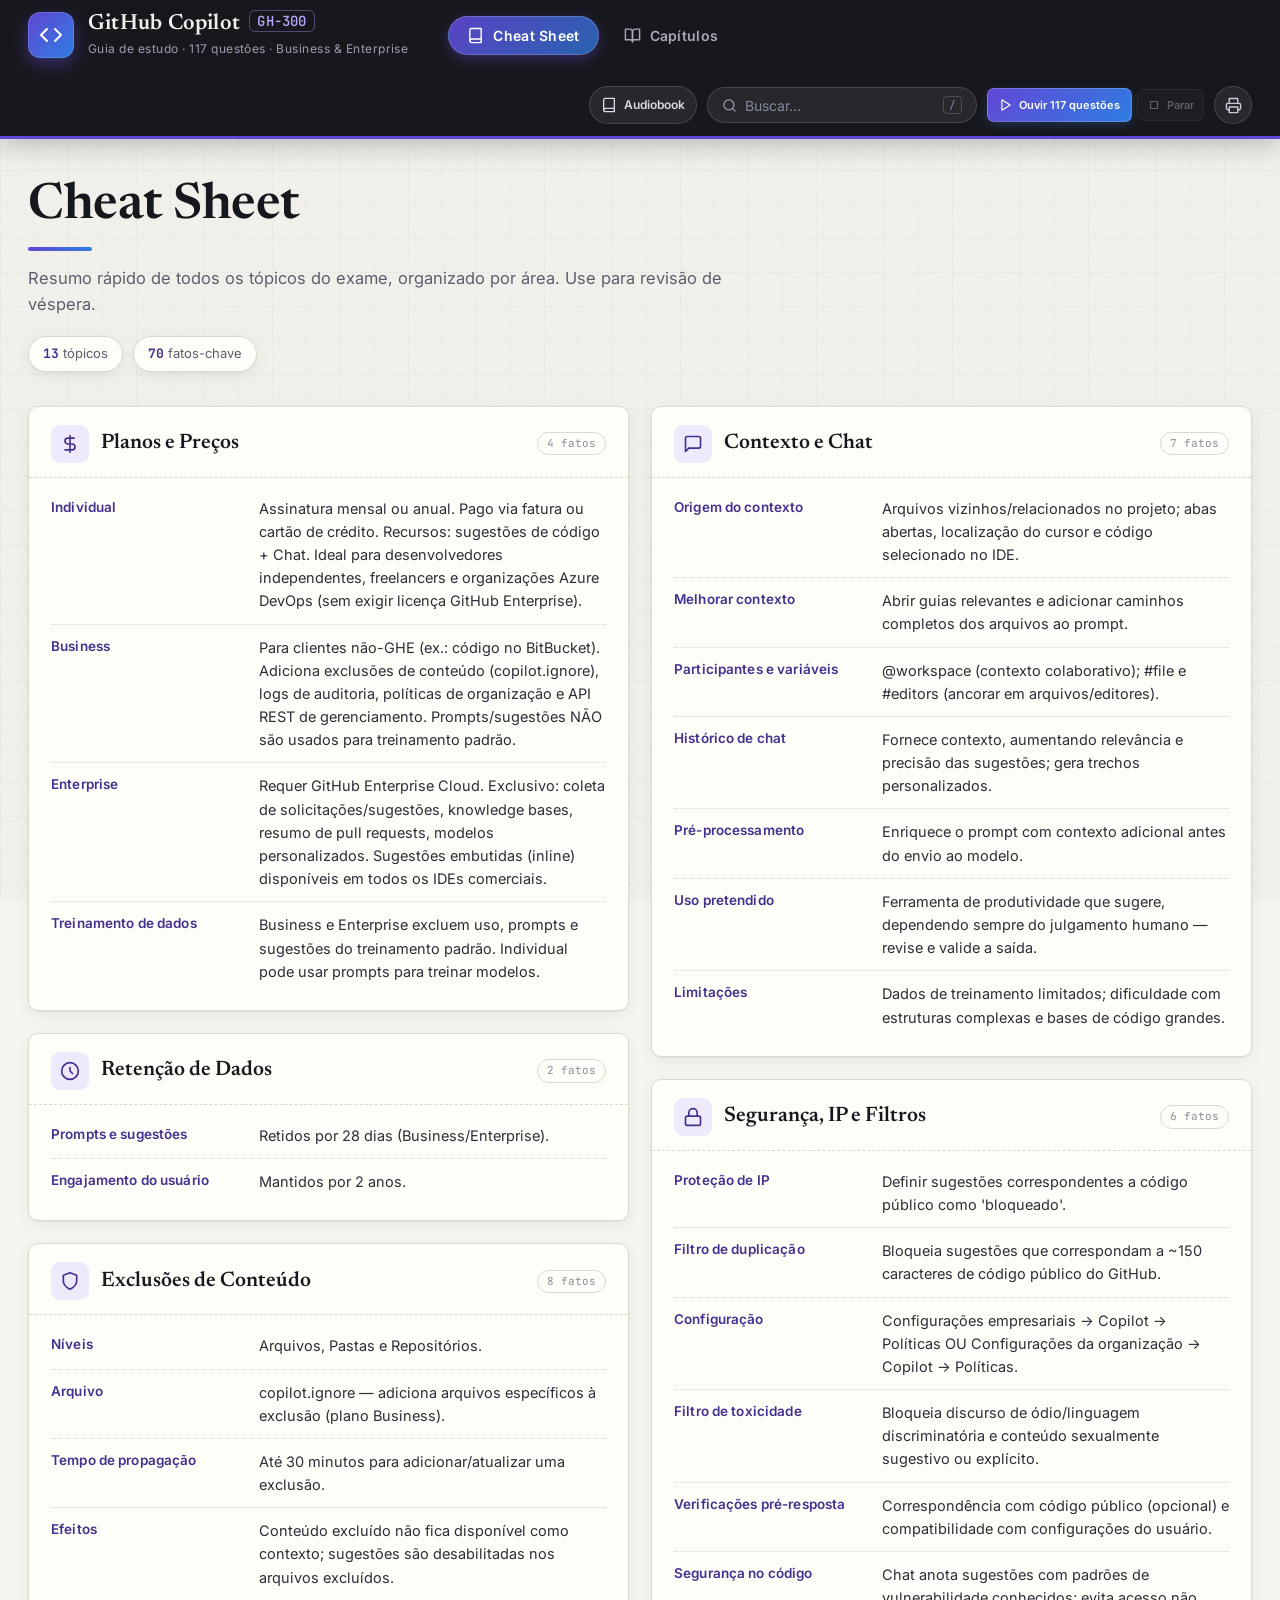
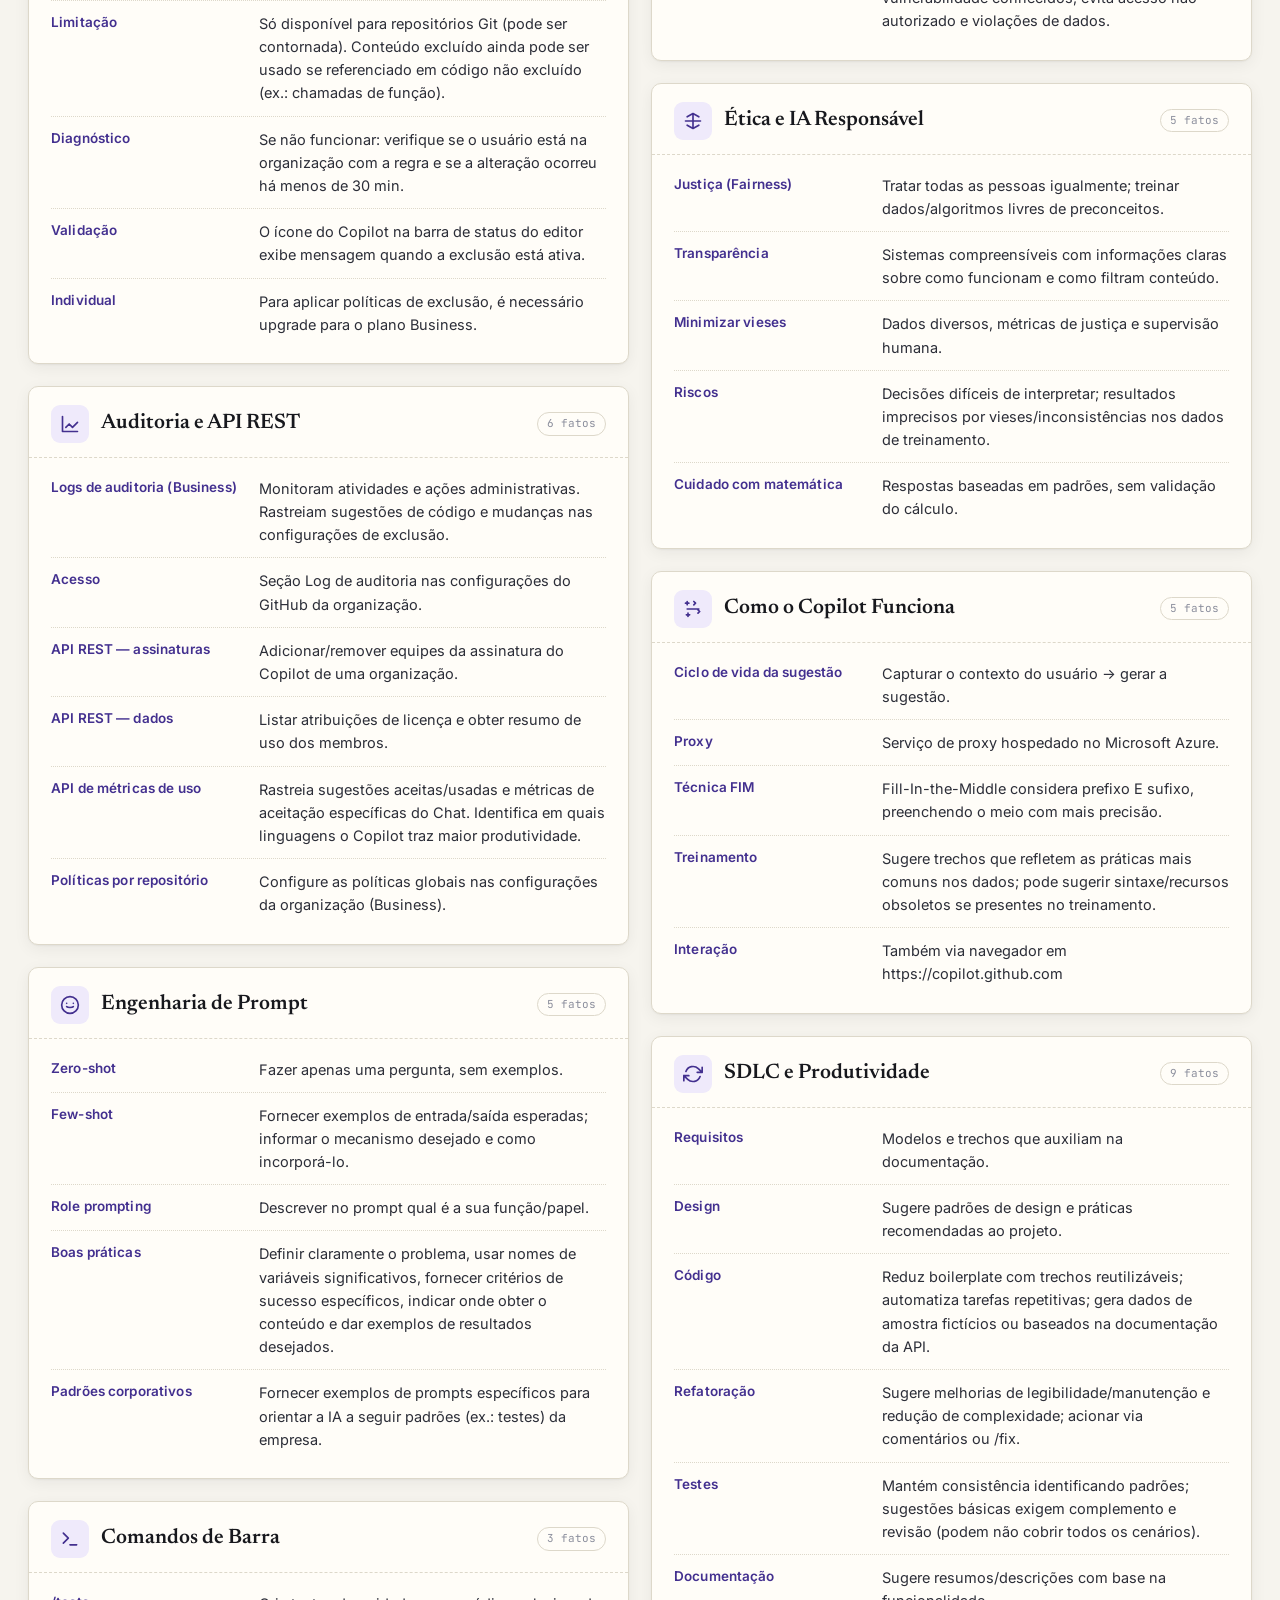
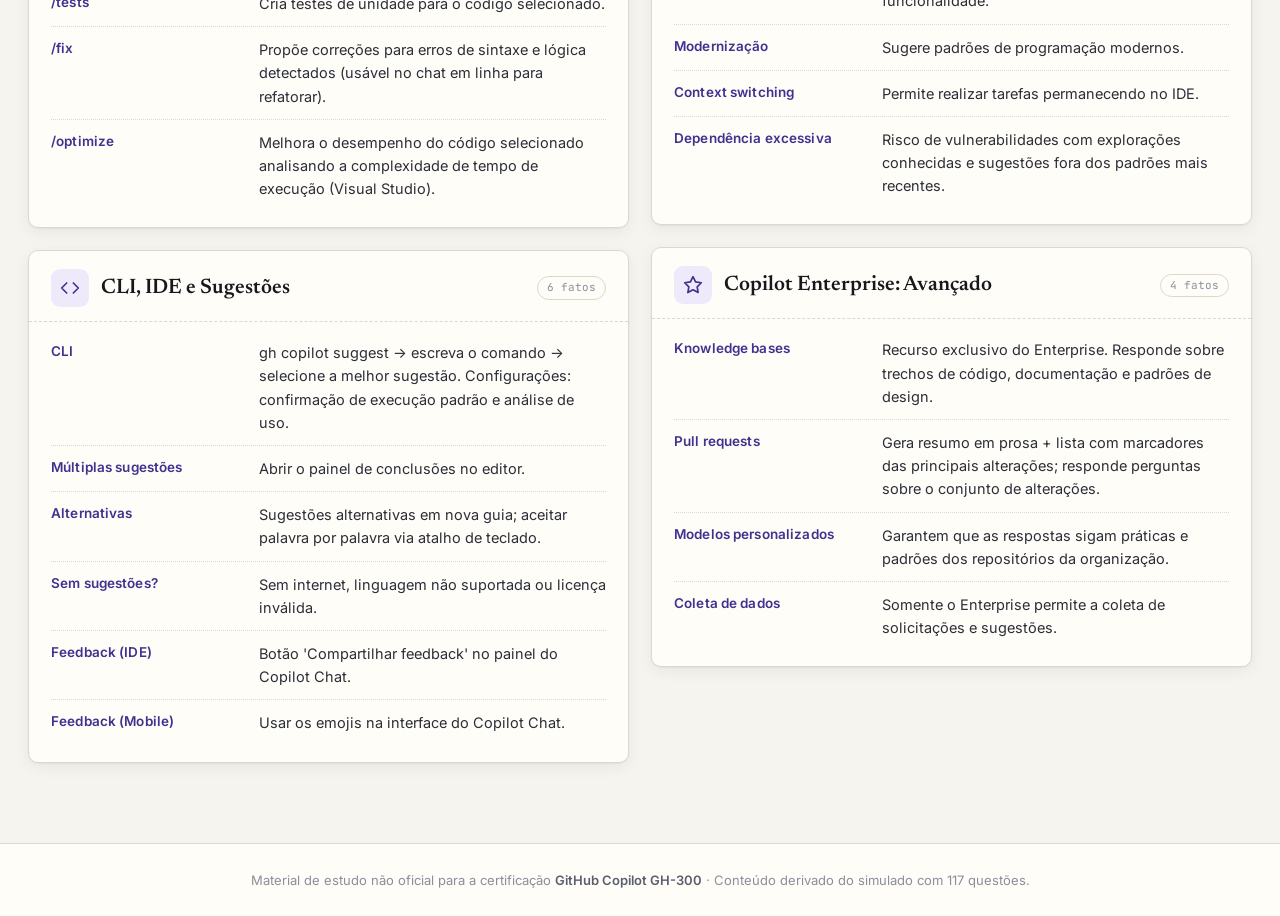
<file: index.html>
<!DOCTYPE html>
<html lang="pt-BR">
<head>
<meta charset="UTF-8">
<meta name="viewport" content="width=device-width, initial-scale=1.0">
<title>GH-300 · GitHub Copilot — Guia de Estudo</title>
<meta name="description" content="Cheat sheet e conteúdo das questões em capítulos para estudo da certificação GitHub Copilot GH-300.">
<link rel="preconnect" href="https://fonts.googleapis.com">
<link rel="preconnect" href="https://fonts.gstatic.com" crossorigin>
<link href="https://fonts.googleapis.com/css2?family=Newsreader:ital,opsz,wght@0,6..72,400;0,6..72,500;0,6..72,600;1,6..72,400&family=Inter:wght@400;500;600;700&family=JetBrains+Mono:wght@400;500&display=swap" rel="stylesheet">
<link rel="stylesheet" href="styles.css">
<link rel="icon" href="data:image/svg+xml,<svg xmlns='http://www.w3.org/2000/svg' viewBox='0 0 100 100'><text y='.9em' font-size='90'>📘</text></svg>">
</head>
<body>
<a class="skip-link" href="#main-content">Pular para o conteúdo principal</a>

<header class="site-header">
  <div class="header-inner">
    <div class="brand">
      <div class="brand-mark">
        <svg viewBox="0 0 24 24" fill="none" stroke="currentColor" stroke-width="2" stroke-linecap="round" stroke-linejoin="round"><polyline points="16 18 22 12 16 6"></polyline><polyline points="8 6 2 12 8 18"></polyline></svg>
      </div>
      <div class="brand-text">
        <h1>GitHub Copilot <span>GH-300</span></h1>
        <p>Guia de estudo · 117 questões · Business &amp; Enterprise</p>
      </div>
    </div>

    <nav class="tabs" role="tablist" aria-label="Seções">
      <button class="tab active" role="tab" data-tab="cheatsheet" aria-selected="true">
        <svg viewBox="0 0 24 24" fill="none" stroke="currentColor" stroke-width="2" stroke-linecap="round" stroke-linejoin="round"><path d="M4 19.5A2.5 2.5 0 0 1 6.5 17H20"></path><path d="M6.5 2H20v20H6.5A2.5 2.5 0 0 1 4 19.5v-15A2.5 2.5 0 0 1 6.5 2z"></path></svg>
        Cheat Sheet
      </button>
      <button class="tab" role="tab" data-tab="capitulos" aria-selected="false">
        <svg viewBox="0 0 24 24" fill="none" stroke="currentColor" stroke-width="2" stroke-linecap="round" stroke-linejoin="round"><path d="M2 3h6a4 4 0 0 1 4 4v14a3 3 0 0 0-3-3H2z"></path><path d="M22 3h-6a4 4 0 0 0-4 4v14a3 3 0 0 1 3-3h7z"></path></svg>
        Capítulos
      </button>
    </nav>

    <div class="header-tools">
      <a class="header-page-link" href="audiobook.html" aria-label="Abrir o audiobook de estudo">
        <svg viewBox="0 0 24 24" fill="none" stroke="currentColor" stroke-width="2" stroke-linecap="round" stroke-linejoin="round" aria-hidden="true"><path d="M4 19.5A2.5 2.5 0 0 1 6.5 17H20"></path><path d="M6.5 2H20v20H6.5A2.5 2.5 0 0 1 4 19.5v-15A2.5 2.5 0 0 1 6.5 2z"></path></svg>
        <span>Audiobook</span>
      </a>
      <div class="search-wrap">
        <svg class="search-icon" viewBox="0 0 24 24" fill="none" stroke="currentColor" stroke-width="2" stroke-linecap="round" stroke-linejoin="round"><circle cx="11" cy="11" r="8"></circle><line x1="21" y1="21" x2="16.65" y2="16.65"></line></svg>
        <input id="search" type="search" placeholder="Buscar…" autocomplete="off" aria-label="Buscar conteúdo">
        <kbd>/</kbd>
      </div>
      <div class="speech-global" id="speech-global" aria-label="Reprodução sequencial dos áudios">
        <div class="speech-global-actions">
          <button id="btn-speech-all" class="speech-global-btn" type="button" aria-label="Ouvir todas as 117 questões" aria-pressed="false">
            <svg class="speech-global-icon-play" viewBox="0 0 24 24" fill="none" stroke="currentColor" stroke-width="2" stroke-linecap="round" stroke-linejoin="round" aria-hidden="true">
              <polygon points="5 3 19 12 5 21 5 3"></polygon>
            </svg>
            <svg class="speech-global-icon-pause" viewBox="0 0 24 24" fill="none" stroke="currentColor" stroke-width="2" stroke-linecap="round" stroke-linejoin="round" aria-hidden="true">
              <rect x="6" y="4" width="4" height="16"></rect>
              <rect x="14" y="4" width="4" height="16"></rect>
            </svg>
            <span data-speech-all-label>Ouvir 117 questões</span>
          </button>
          <button id="btn-speech-all-stop" class="speech-global-stop" type="button" aria-label="Parar reprodução geral" disabled>
            <svg viewBox="0 0 24 24" fill="none" stroke="currentColor" stroke-width="2" stroke-linecap="round" stroke-linejoin="round" aria-hidden="true">
              <rect x="6" y="6" width="12" height="12"></rect>
            </svg>
            <span>Parar</span>
          </button>
        </div>
        <output id="speech-global-status" class="speech-global-status" role="status" aria-live="polite">Pronto para ouvir 117 questões</output>
        <span id="speech-global-voice" class="speech-global-voice" aria-live="polite"></span>
      </div>
      <button id="btn-print" class="icon-btn" title="Imprimir" aria-label="Imprimir">
        <svg viewBox="0 0 24 24" fill="none" stroke="currentColor" stroke-width="2" stroke-linecap="round" stroke-linejoin="round"><polyline points="6 9 6 2 18 2 18 9"></polyline><path d="M6 18H4a2 2 0 0 1-2-2v-5a2 2 0 0 1 2-2h16a2 2 0 0 1 2 2v5a2 2 0 0 1-2 2h-2"></path><rect x="6" y="14" width="12" height="8"></rect></svg>
      </button>
    </div>
  </div>
</header>

<main id="main-content" class="container">

  <!-- ═══════════ ABA: CHEAT SHEET ═══════════ -->
  <section id="view-cheatsheet" class="view active" role="tabpanel">
    <div class="view-intro">
      <h2>Cheat Sheet</h2>
      <p>Resumo rápido de todos os tópicos do exame, organizado por área. Use para revisão de véspera.</p>
      <div class="stat-row">
        <span class="stat"><strong id="stat-topics">0</strong> tópicos</span>
        <span class="stat"><strong id="stat-facts">0</strong> fatos-chave</span>
      </div>
    </div>
    <div id="cheatsheet-grid" class="cs-grid"></div>
    <p id="cs-empty" class="empty-msg hidden">Nenhum item encontrado para sua busca.</p>
  </section>

  <!-- ═══════════ ABA: CAPÍTULOS ═══════════ -->
  <section id="view-capitulos" class="view" role="tabpanel">
    <div class="chapters-layout">
      <aside class="chapter-nav" aria-label="Capítulos">
        <h3>Capítulos</h3>
        <ol id="chapter-list"></ol>
        <div class="nav-progress">
          <div class="progress-label"><span>Progresso de estudo</span><span id="progress-text">0 / 117</span></div>
          <div class="progress-bar"><div id="progress-fill"></div></div>
          <button id="btn-reset" class="btn-ghost">Limpar marcações</button>
        </div>
      </aside>

      <div class="chapter-content">
        <div class="view-intro">
          <h2>Conteúdo das Questões por Capítulo</h2>
          <p>As 117 questões do simulado agrupadas por tema, em formato de estudo: enunciado + resposta correta. Marque como estudado para acompanhar seu progresso.</p>
        </div>
        <div id="chapters-container"></div>
        <p id="ch-empty" class="empty-msg hidden">Nenhuma questão encontrada para sua busca.</p>
      </div>
    </div>
  </section>

</main>

<footer class="site-footer">
  <p>Material de estudo não oficial para a certificação <strong>GitHub Copilot GH-300</strong> · Conteúdo derivado do simulado com 117 questões.</p>
</footer>

<script src="data.js"></script>
<script src="cheatsheet.js"></script>
<script src="app.js"></script>
</body>
</html>
</file>
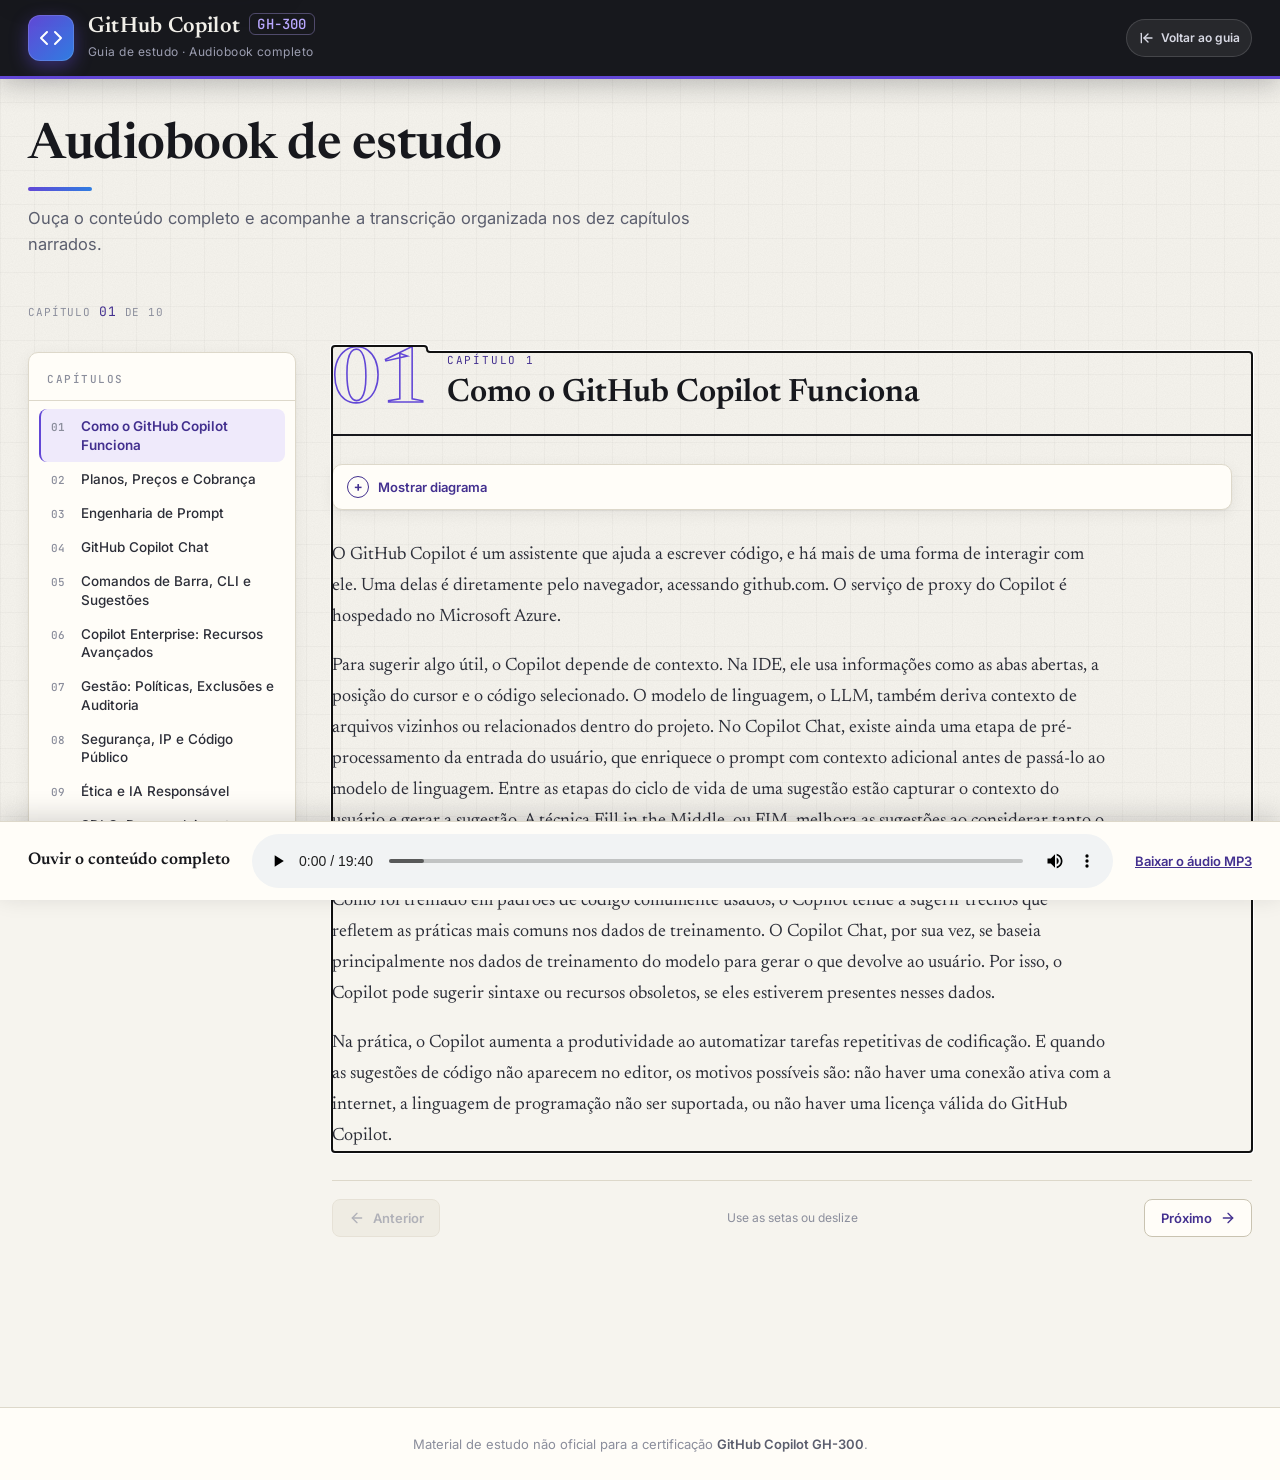
<file: audiobook.html>
<!DOCTYPE html>
<html lang="pt-BR">
<head>
<meta charset="UTF-8">
<meta name="viewport" content="width=device-width, initial-scale=1.0">
<title>Audiobook · GitHub Copilot GH-300</title>
<meta name="description" content="Audiobook e texto completo por capítulos para estudo da certificação GitHub Copilot GH-300.">
<link rel="preconnect" href="https://fonts.googleapis.com">
<link rel="preconnect" href="https://fonts.gstatic.com" crossorigin>
<link href="https://fonts.googleapis.com/css2?family=Newsreader:ital,opsz,wght@0,6..72,400;0,6..72,500;0,6..72,600;1,6..72,400&family=Inter:wght@400;500;600;700&family=JetBrains+Mono:wght@400;500&display=swap" rel="stylesheet">
<link rel="stylesheet" href="styles.css">
<link rel="icon" href="data:image/svg+xml,<svg xmlns='http://www.w3.org/2000/svg' viewBox='0 0 100 100'><text y='.9em' font-size='90'>📘</text></svg>">
</head>
<body>
<a class="skip-link" href="#main-content">Pular para o conteúdo principal</a>

<header class="site-header">
  <div class="header-inner">
    <div class="brand">
      <div class="brand-mark">
        <svg viewBox="0 0 24 24" fill="none" stroke="currentColor" stroke-width="2" stroke-linecap="round" stroke-linejoin="round" aria-hidden="true"><polyline points="16 18 22 12 16 6"></polyline><polyline points="8 6 2 12 8 18"></polyline></svg>
      </div>
      <div class="brand-text">
        <h1>GitHub Copilot <span>GH-300</span></h1>
        <p>Guia de estudo · Audiobook completo</p>
      </div>
    </div>

    <div class="header-tools">
      <a class="header-page-link" href="index.html" aria-label="Voltar para o guia principal">
        <svg viewBox="0 0 24 24" fill="none" stroke="currentColor" stroke-width="2" stroke-linecap="round" stroke-linejoin="round" aria-hidden="true"><path d="M15 18l-6-6 6-6"></path><path d="M9 12h12"></path><path d="M5 5v14"></path></svg>
        <span>Voltar ao guia</span>
      </a>
    </div>
  </div>
</header>

<main id="main-content" class="container audiobook-page">
  <section class="view-intro" aria-labelledby="audiobook-title">
    <h2 id="audiobook-title">Audiobook de estudo</h2>
    <p>Ouça o conteúdo completo e acompanhe a transcrição organizada nos dez capítulos narrados.</p>
  </section>

  <section class="audiobook-player" aria-labelledby="player-title">
    <h2 id="player-title">Ouvir o conteúdo completo</h2>
    <p id="player-description">O player reproduz o arquivo completo do audiobook. A transcrição permanece disponível abaixo para leitura e consulta.</p>
    <audio controls preload="metadata" aria-label="Audiobook completo do GitHub Copilot GH-300" aria-describedby="player-description">
      <source src="audio/audiobook-github-copilot.mp3" type="audio/mpeg">
      Seu navegador não oferece reprodução de áudio HTML5.
      <a href="audio/audiobook-github-copilot.mp3">Abrir ou baixar o arquivo MP3</a>.
    </audio>
    <a class="audiobook-download" href="audio/audiobook-github-copilot.mp3" download>Baixar o áudio MP3</a>
  </section>

  <div class="audiobook-carousel" id="audiobook-carousel">
    <div class="carousel-toolbar">
      <button id="chapter-menu-toggle" class="chapter-menu-toggle" type="button" aria-expanded="false" aria-controls="chapter-nav-panel">
        <svg viewBox="0 0 24 24" fill="none" stroke="currentColor" stroke-width="2" stroke-linecap="round" aria-hidden="true">
          <line x1="4" y1="6" x2="20" y2="6"></line>
          <line x1="4" y1="12" x2="20" y2="12"></line>
          <line x1="4" y1="18" x2="20" y2="18"></line>
        </svg>
        <span>Capítulos</span>
      </button>
      <div class="carousel-position" aria-live="polite">Capítulo <span id="carousel-current">01</span> de <span id="carousel-total">10</span></div>
    </div>

    <div class="chapter-menu-backdrop" aria-hidden="true"></div>

    <div class="chapters-layout">
      <aside id="chapter-nav-panel" class="chapter-nav" aria-label="Capítulos do audiobook">
        <h3>Capítulos</h3>
        <button class="chapter-menu-close" type="button" aria-label="Fechar menu de capítulos">
          <svg viewBox="0 0 24 24" fill="none" stroke="currentColor" stroke-width="2" stroke-linecap="round" aria-hidden="true">
            <line x1="6" y1="6" x2="18" y2="18"></line>
            <line x1="18" y1="6" x2="6" y2="18"></line>
          </svg>
        </button>
        <nav aria-label="Navegação por capítulo">
          <ol>
            <li><a href="#capitulo-1" data-chapter="capitulo-1"><span class="nav-num">01</span><span class="nav-title">Como o GitHub Copilot Funciona</span></a></li>
            <li><a href="#capitulo-2" data-chapter="capitulo-2"><span class="nav-num">02</span><span class="nav-title">Planos, Preços e Cobrança</span></a></li>
            <li><a href="#capitulo-3" data-chapter="capitulo-3"><span class="nav-num">03</span><span class="nav-title">Engenharia de Prompt</span></a></li>
            <li><a href="#capitulo-4" data-chapter="capitulo-4"><span class="nav-num">04</span><span class="nav-title">GitHub Copilot Chat</span></a></li>
            <li><a href="#capitulo-5" data-chapter="capitulo-5"><span class="nav-num">05</span><span class="nav-title">Comandos de Barra, CLI e Sugestões</span></a></li>
            <li><a href="#capitulo-6" data-chapter="capitulo-6"><span class="nav-num">06</span><span class="nav-title">Copilot Enterprise: Recursos Avançados</span></a></li>
            <li><a href="#capitulo-7" data-chapter="capitulo-7"><span class="nav-num">07</span><span class="nav-title">Gestão: Políticas, Exclusões e Auditoria</span></a></li>
            <li><a href="#capitulo-8" data-chapter="capitulo-8"><span class="nav-num">08</span><span class="nav-title">Segurança, IP e Código Público</span></a></li>
            <li><a href="#capitulo-9" data-chapter="capitulo-9"><span class="nav-num">09</span><span class="nav-title">Ética e IA Responsável</span></a></li>
            <li><a href="#capitulo-10" data-chapter="capitulo-10"><span class="nav-num">10</span><span class="nav-title">SDLC: Desenvolvimento, Testes e Produtividade</span></a></li>
          </ol>
        </nav>
      </aside>

      <article class="audiobook-transcript" aria-label="Capítulos do audiobook">
        <div id="chapter-stage" class="chapter-stage" role="region" aria-label="Capítulo atual">

        <section id="capitulo-1" class="chapter audiobook-chapter is-active" aria-labelledby="capitulo-1-title" aria-hidden="false" role="group" aria-roledescription="slide" tabindex="-1">
        <div class="chapter-head">
          <div class="chapter-bignum" aria-hidden="true">01</div>
          <div>
            <span class="chapter-kicker">Capítulo 1</span>
            <h3 id="capitulo-1-title">Como o GitHub Copilot Funciona</h3>
          </div>
        </div>
        <details class="chapter-diagram">
          <summary><span class="diagram-show-label">Mostrar diagrama</span><span class="diagram-hide-label">Ocultar diagrama</span></summary>
          <figure>
            <a class="chapter-diagram-link" href="assets/audiobook/diagrams/cap01_como_o_copilot_funciona.svg" target="_blank" rel="noopener" aria-label="Abrir o diagrama sobre como o GitHub Copilot gera uma sugestão em nova aba">
              <img src="assets/audiobook/diagrams/cap01_como_o_copilot_funciona.svg" alt="Diagrama do fluxo de contexto na IDE até o proxy do Copilot no Azure, o modelo de linguagem e a sugestão, incluindo FIM e causas de sugestões ausentes." loading="lazy" decoding="async">
            </a>
            <figcaption>Como o GitHub Copilot gera uma sugestão.</figcaption>
          </figure>
        </details>
        <div class="audiobook-text">
          <p>O GitHub Copilot é um assistente que ajuda a escrever código, e há mais de uma forma de interagir com ele. Uma delas é diretamente pelo navegador, acessando github.com. O serviço de proxy do Copilot é hospedado no Microsoft Azure.</p>
          <p>Para sugerir algo útil, o Copilot depende de contexto. Na IDE, ele usa informações como as abas abertas, a posição do cursor e o código selecionado. O modelo de linguagem, o LLM, também deriva contexto de arquivos vizinhos ou relacionados dentro do projeto. No Copilot Chat, existe ainda uma etapa de pré-processamento da entrada do usuário, que enriquece o prompt com contexto adicional antes de passá-lo ao modelo de linguagem. Entre as etapas do ciclo de vida de uma sugestão estão capturar o contexto do usuário e gerar a sugestão. A técnica Fill in the Middle, ou FIM, melhora as sugestões ao considerar tanto o prefixo quanto o sufixo do código, preenchendo a parte intermediária com mais precisão.</p>
          <p>Como foi treinado em padrões de código comumente usados, o Copilot tende a sugerir trechos que refletem as práticas mais comuns nos dados de treinamento. O Copilot Chat, por sua vez, se baseia principalmente nos dados de treinamento do modelo para gerar o que devolve ao usuário. Por isso, o Copilot pode sugerir sintaxe ou recursos obsoletos, se eles estiverem presentes nesses dados.</p>
          <p>Na prática, o Copilot aumenta a produtividade ao automatizar tarefas repetitivas de codificação. E quando as sugestões de código não aparecem no editor, os motivos possíveis são: não haver uma conexão ativa com a internet, a linguagem de programação não ser suportada, ou não haver uma licença válida do GitHub Copilot.</p>
        </div>
      </section>

       <section id="capitulo-2" class="chapter audiobook-chapter" aria-labelledby="capitulo-2-title" aria-hidden="true" role="group" aria-roledescription="slide" tabindex="-1">
        <div class="chapter-head">
          <div class="chapter-bignum" aria-hidden="true">02</div>
          <div>
            <span class="chapter-kicker">Capítulo 2</span>
            <h3 id="capitulo-2-title">Planos, Preços e Cobrança</h3>
          </div>
        </div>
        <details class="chapter-diagram">
          <summary><span class="diagram-show-label">Mostrar diagrama</span><span class="diagram-hide-label">Ocultar diagrama</span></summary>
          <figure>
            <a class="chapter-diagram-link" href="assets/audiobook/diagrams/cap02_planos_precos_cobranca.svg" target="_blank" rel="noopener" aria-label="Abrir o diagrama sobre os planos do GitHub Copilot em nova aba">
              <img src="assets/audiobook/diagrams/cap02_planos_precos_cobranca.svg" alt="Diagrama dos planos Individual, Business e Enterprise do GitHub Copilot e do uso e retenção de dados." loading="lazy" decoding="async">
            </a>
            <figcaption>Planos do GitHub Copilot: Individual, Business e Enterprise.</figcaption>
          </figure>
        </details>
        <div class="audiobook-text">
          <p>O GitHub Copilot Individual é cobrado de duas formas: mensalmente, como assinatura, ou anualmente, também como assinatura. Para quem trabalha em projetos de código aberto, o pagamento pode ser feito por fatura ou cartão de crédito. O Individual é o plano indicado para um contratante independente que desenvolve aplicativos para diversos clientes. Uma organização do Azure DevOps também pode usá-lo, sem precisar de uma licença do GitHub Enterprise. Quanto aos dados, o Individual usa os dados de prompt para treinar modelos de aprendizado de máquina, em busca de sugestões de código melhores, e a entrada do usuário em tempo real ajuda a gerar sugestões sensíveis ao contexto. Ao usar uma extensão compatível para Visual Studio, VS Code ou IDEs da JetBrains, ficam disponíveis as sugestões de código e o Chat.</p>
          <p>Quando a equipe usa o Individual e precisa de recursos administrativos e de exclusão de conteúdo, o caminho é atualizar para o Copilot Business. O Business também é o plano para uma empresa que guarda seu código no Bitbucket e quer usar o Copilot, no caso de clientes que não usam o GHE.</p>
          <p>Tanto o Business quanto o Enterprise incluem recursos que excluem os dados de uso, os prompts e as sugestões do treinamento padrão do GitHub Copilot. Nesses dois planos, o GitHub retém prompts e sugestões por 28 dias, e os dados de engajamento do usuário por 2 anos.</p>
          <p>O plano que permite a coleta de solicitações e sugestões é o Copilot Enterprise. É também o plano que dá acesso às bases de conhecimento da empresa.</p>
        </div>
      </section>

       <section id="capitulo-3" class="chapter audiobook-chapter" aria-labelledby="capitulo-3-title" aria-hidden="true" role="group" aria-roledescription="slide" tabindex="-1">
        <div class="chapter-head">
          <div class="chapter-bignum" aria-hidden="true">03</div>
          <div>
            <span class="chapter-kicker">Capítulo 3</span>
            <h3 id="capitulo-3-title">Engenharia de Prompt</h3>
          </div>
        </div>
        <details class="chapter-diagram">
          <summary><span class="diagram-show-label">Mostrar diagrama</span><span class="diagram-hide-label">Ocultar diagrama</span></summary>
          <figure>
            <a class="chapter-diagram-link" href="assets/audiobook/diagrams/cap03_engenharia_de_prompt.svg" target="_blank" rel="noopener" aria-label="Abrir o diagrama sobre estilos e boas práticas de prompt em nova aba">
              <img src="assets/audiobook/diagrams/cap03_engenharia_de_prompt.svg" alt="Diagrama dos estilos zero shot, few shot e role prompting, com boas práticas para melhorar prompts." loading="lazy" decoding="async">
            </a>
            <figcaption>Estilos de prompt e boas práticas.</figcaption>
          </figure>
        </details>
        <div class="audiobook-text">
          <p>A qualidade do que o Copilot sugere depende bastante de como o prompt é escrito. Duas técnicas para melhorá-lo são fornecer critérios de sucesso específicos e informar onde obter o conteúdo necessário. As práticas que melhoram a qualidade das sugestões incluem definir claramente o problema ou a tarefa, usar nomes de variáveis significativos e fornecer exemplos dos resultados desejados. Aplicar técnicas de engenharia de prompt para ser mais específico é também uma estratégia para aumentar o desempenho do Copilot Chat.</p>
          <p>Existem estilos de prompt com nomes próprios. No zero shot prompting, ou prompt de disparo zero, basta apresentar o pedido ao Copilot, sem nenhum exemplo. No few shot prompting, ou prompt de poucos disparos, o desenvolvedor informa o mecanismo que quer usar e como incorporá-lo ao resultado, fornecendo exemplos. Já no role prompting, descreve-se no prompt qual é a função de quem pede, para obter uma sugestão melhor.</p>
          <p>Os exemplos também ajudam a alinhar o resultado às necessidades. Para que o Copilot Chat gere código de teste seguindo os padrões da empresa, o caminho é usar exemplos de prompts específicos na própria solicitação. E, para aumentar a relevância do código gerado, a estratégia recomendada é incluir no prompt exemplos de entrada e de saída esperadas.</p>
        </div>
      </section>

       <section id="capitulo-4" class="chapter audiobook-chapter" aria-labelledby="capitulo-4-title" aria-hidden="true" role="group" aria-roledescription="slide" tabindex="-1">
        <div class="chapter-head">
          <div class="chapter-bignum" aria-hidden="true">04</div>
          <div>
            <span class="chapter-kicker">Capítulo 4</span>
            <h3 id="capitulo-4-title">GitHub Copilot Chat</h3>
          </div>
        </div>
        <details class="chapter-diagram">
          <summary><span class="diagram-show-label">Mostrar diagrama</span><span class="diagram-hide-label">Ocultar diagrama</span></summary>
          <figure>
            <a class="chapter-diagram-link" href="assets/audiobook/diagrams/cap04_github_copilot_chat.svg" target="_blank" rel="noopener" aria-label="Abrir o diagrama sobre contexto, usos e revisão humana do Copilot Chat em nova aba">
              <img src="assets/audiobook/diagrams/cap04_github_copilot_chat.svg" alt="Diagrama com formas de fornecer contexto ao Copilot Chat, usos principais e a etapa de revisão humana." loading="lazy" decoding="async">
            </a>
            <figcaption>Copilot Chat: contexto, usos e revisão humana.</figcaption>
          </figure>
        </details>
        <div class="audiobook-text">
          <p>O Copilot Chat é uma ferramenta de produtividade que dá sugestões, mas conta com o julgamento humano. Por isso, ao confiar em suas explicações sobre o funcionamento do código e as melhorias propostas, a principal consideração é revisar e validar o que foi gerado, quanto à precisão e à integridade. Entre suas possíveis limitações estão os dados de treinamento limitados e a capacidade restrita de lidar com estruturas de código complexas.</p>
          <p>Ele é especialmente útil para entender código. Ajuda a compreender uma base de código existente tirando dúvidas sobre o código e gerando explicações. É eficaz para explicar um código Cobol legado e traduzi-lo para outra linguagem, como C#, e para criar um cenário de teste de unidade para um código Python recém-desenvolvido. Também aumenta a produtividade quando um desenvolvedor é adicionado a um novo projeto e precisa entender o código do software atual, ou quando é preciso criar um arquivo de documentação para uma base de código recém-criada. Para quem está aprendendo uma nova linguagem, o Chat orienta e apoia nas tarefas e desafios comuns de codificação nessa linguagem, e o Copilot pode converter comentários em código, o que ajuda a compreender a sintaxe e as nuances dela. Dentro de uma IDE com um plugin compatível do GitHub Copilot, o Chat pode gerar testes unitários, explicar o código e sugerir melhorias. Para garantir que uma função funcione corretamente, o Chat sugere asserts, ou afirmações, baseadas no contexto e na semântica do código.</p>
          <p>Para obter retornos mais precisos, é preciso dar contexto. Isso pode ser feito com participantes do chat, como @workspace, que incorporam contexto colaborativo, e com variáveis de chat, como #file e #editors, que ancoram a conversa no contexto específico dos arquivos ou editores em uso. Também melhora o contexto abrir as abas relevantes na IDE e adicionar ao prompt os caminhos completos dos arquivos importantes. O histórico do chat tem um papel importante: ele fornece contexto ao Copilot, melhorando a relevância e a precisão das sugestões de código, e é usado para oferecer trechos de código personalizados com base em solicitações anteriores.</p>
        </div>
      </section>

       <section id="capitulo-5" class="chapter audiobook-chapter" aria-labelledby="capitulo-5-title" aria-hidden="true" role="group" aria-roledescription="slide" tabindex="-1">
        <div class="chapter-head">
          <div class="chapter-bignum" aria-hidden="true">05</div>
          <div>
            <span class="chapter-kicker">Capítulo 5</span>
            <h3 id="capitulo-5-title">Comandos de Barra, CLI e Sugestões</h3>
          </div>
        </div>
        <details class="chapter-diagram">
          <summary><span class="diagram-show-label">Mostrar diagrama</span><span class="diagram-hide-label">Ocultar diagrama</span></summary>
          <figure>
            <a class="chapter-diagram-link" href="assets/audiobook/diagrams/cap05_comandos_cli_sugestoes.svg" target="_blank" rel="noopener" aria-label="Abrir o diagrama sobre comandos, CLI, sugestões e feedback em nova aba">
              <img src="assets/audiobook/diagrams/cap05_comandos_cli_sugestoes.svg" alt="Diagrama com comandos de barra do Chat, gh copilot suggest, sugestões no editor e formas de enviar feedback." loading="lazy" decoding="async">
            </a>
            <figcaption>Comandos de barra, CLI, sugestões no editor e feedback.</figcaption>
          </figure>
        </details>
        <div class="audiobook-text">
          <p>Os comandos de barra dão atalhos para tarefas comuns no Chat. O comando /tests cria testes de unidade para o código selecionado, e é o comando a usar ao gerar testes de unidade com o Chat. O comando /optimize, no Visual Studio, melhora o desempenho do código selecionado analisando sua complexidade de tempo de execução. E o comando /fix propõe alterações para problemas detectados, sugerindo correções para erros de sintaxe e erros de programação. Para obter sugestões integradas de refatoração, pode-se também adicionar comentários ao código e acionar uma sugestão, ou usar o comando /fix no chat em linha do GitHub Copilot.</p>
          <p>Na interface de linha de comando, a CLI, para gerar sugestões de código usa-se gh copilot suggest, escreve-se o comando desejado e, em seguida, seleciona-se a melhor sugestão da lista. O Copilot na CLI também permite definir a confirmação de execução padrão e a análise de uso.</p>
          <p>Nos editores, para ver várias sugestões, abre-se o painel de conclusões. Outras sugestões de código podem ser mostradas em uma nova guia, e atalhos de teclado permitem aceitar a próxima palavra de uma sugestão.</p>
          <p>Por fim, o feedback sobre o Copilot Chat pode ser dado de duas formas: na IDE, pelo botão Compartilhar feedback no painel do Chat, e no GitHub Mobile, pelos emojis na interface do Chat.</p>
        </div>
      </section>

       <section id="capitulo-6" class="chapter audiobook-chapter" aria-labelledby="capitulo-6-title" aria-hidden="true" role="group" aria-roledescription="slide" tabindex="-1">
        <div class="chapter-head">
          <div class="chapter-bignum" aria-hidden="true">06</div>
          <div>
            <span class="chapter-kicker">Capítulo 6</span>
            <h3 id="capitulo-6-title">Copilot Enterprise: Recursos Avançados</h3>
          </div>
        </div>
        <details class="chapter-diagram">
          <summary><span class="diagram-show-label">Mostrar diagrama</span><span class="diagram-hide-label">Ocultar diagrama</span></summary>
          <figure>
            <a class="chapter-diagram-link" href="assets/audiobook/diagrams/cap06_copilot_enterprise_recursos.svg" target="_blank" rel="noopener" aria-label="Abrir o diagrama sobre recursos avançados do Copilot Enterprise em nova aba">
              <img src="assets/audiobook/diagrams/cap06_copilot_enterprise_recursos.svg" alt="Diagrama dos recursos avançados do Copilot Enterprise: bases de conhecimento, revisões de pull request, sugestões inline e modelos personalizados." loading="lazy" decoding="async">
            </a>
            <figcaption>Recursos avançados do Copilot Enterprise.</figcaption>
          </figure>
        </details>
        <div class="audiobook-text">
          <p>O Copilot Enterprise reúne recursos avançados. Em todas as IDEs com suporte comercial, estão disponíveis as sugestões embutidas, as chamadas sugestões inline. As bases de conhecimento, as knowledge bases, são um recurso exclusivo do plano Enterprise, e podem tirar dúvidas sobre trechos de código, documentação e padrões de design. Com os modelos personalizados, o Copilot produz retornos que usam as práticas e os padrões dos repositórios da própria organização. Nas revisões de código durante o processo de pull request, o Enterprise gera um resumo em prosa e uma lista com marcadores das principais alterações de todas as pull requests, e também pode tirar dúvidas sobre o conjunto de alterações.</p>
        </div>
      </section>

       <section id="capitulo-7" class="chapter audiobook-chapter" aria-labelledby="capitulo-7-title" aria-hidden="true" role="group" aria-roledescription="slide" tabindex="-1">
        <div class="chapter-head">
          <div class="chapter-bignum" aria-hidden="true">07</div>
          <div>
            <span class="chapter-kicker">Capítulo 7</span>
            <h3 id="capitulo-7-title">Gestão: Políticas, Exclusões e Auditoria</h3>
          </div>
        </div>
        <details class="chapter-diagram">
          <summary><span class="diagram-show-label">Mostrar diagrama</span><span class="diagram-hide-label">Ocultar diagrama</span></summary>
          <figure>
            <a class="chapter-diagram-link" href="assets/audiobook/diagrams/cap07_gestao_politicas_exclusoes_auditoria.svg" target="_blank" rel="noopener" aria-label="Abrir o diagrama sobre gestão do Copilot em nova aba">
              <img src="assets/audiobook/diagrams/cap07_gestao_politicas_exclusoes_auditoria.svg" alt="Diagrama dos pilares de gestão do Copilot: políticas, exclusões de conteúdo, auditoria e métricas." loading="lazy" decoding="async">
            </a>
            <figcaption>Gestão do Copilot: políticas, exclusões, auditoria e métricas.</figcaption>
          </figure>
        </details>
        <div class="audiobook-text">
          <p>A gestão do Copilot em uma organização passa por políticas, exclusões de conteúdo, auditoria e métricas. Para restringir o uso do Copilot Business a determinados repositórios, a política em toda a organização é configurada nas configurações da organização.</p>
          <p>Sobre as exclusões de conteúdo: podem ser configurados para exclusão arquivos, pastas e repositórios. Para excluir arquivos específicos do uso do Copilot Business, eles são adicionados a um arquivo copilot.ignore. O conteúdo excluído deixa de estar disponível diretamente para o Copilot como contexto, e as sugestões do Copilot não aparecem mais nos arquivos excluídos. Ainda assim, o Copilot pode usar conteúdo excluído se o conteúdo de um arquivo excluído for referenciado em código que não foi excluído, por exemplo, em chamadas de função. Uma limitação das exclusões é que elas podem ser contornadas, pois estão disponíveis apenas para repositórios Git. A exclusão de conteúdo leva até 30 minutos para ser adicionada ou atualizada. Se as exclusões não estiverem funcionando, deve-se verificar se o usuário está em uma organização que tem exclusões de conteúdo configuradas, e se as configurações de exclusão de conteúdo foram alteradas nos últimos 30 minutos ou antes disso. Para validar que o Copilot não está retornando sugestões por causa das exclusões, o ícone do GitHub Copilot na barra de status do editor exibe uma mensagem.</p>
          <p>Na auditoria, os eventos de log de auditoria do Copilot Business são acessados pela seção Log de auditoria, nas configurações do GitHub da organização. O objetivo principal dos logs de auditoria da organização é monitorar atividades e ações do administrador dentro da organização. Entre as atividades que podem ser rastreadas estão as sugestões de código feitas pelo GitHub Copilot e as mudanças nas configurações de exclusão de conteúdo.</p>
          <p>Quanto às métricas, a API de métricas de uso pode rastrear o número de sugestões de código aceitas e usadas na organização, e também fornecer métricas de aceitação de sugestões específicas do Copilot Chat. Esses insights mostram, por exemplo, em quais linguagens de codificação o Copilot é mais útil, e assim ajudam a melhorar o processo de desenvolvimento. Já a API REST permite, para as assinaturas do Copilot Business, listar todas as atribuições de licença de uma organização e obter um resumo do uso do Copilot pelos membros da organização. Para modificar detalhes de uma assinatura do Copilot Business, os endpoints da API REST permitem adicionar equipes à assinatura do Copilot de uma organização e remover equipes dessa assinatura.</p>
        </div>
      </section>

       <section id="capitulo-8" class="chapter audiobook-chapter" aria-labelledby="capitulo-8-title" aria-hidden="true" role="group" aria-roledescription="slide" tabindex="-1">
        <div class="chapter-head">
          <div class="chapter-bignum" aria-hidden="true">08</div>
          <div>
            <span class="chapter-kicker">Capítulo 8</span>
            <h3 id="capitulo-8-title">Segurança, IP e Código Público</h3>
          </div>
        </div>
        <details class="chapter-diagram">
          <summary><span class="diagram-show-label">Mostrar diagrama</span><span class="diagram-hide-label">Ocultar diagrama</span></summary>
          <figure>
            <a class="chapter-diagram-link" href="assets/audiobook/diagrams/cap08_seguranca_ip_codigo_publico.svg" target="_blank" rel="noopener" aria-label="Abrir o diagrama sobre segurança, propriedade intelectual e código público em nova aba">
              <img src="assets/audiobook/diagrams/cap08_seguranca_ip_codigo_publico.svg" alt="Diagrama do fluxo de uma sugestão pelo filtro de código público, configurações do usuário, proteção de propriedade intelectual, toxicidade e segurança." loading="lazy" decoding="async">
            </a>
            <figcaption>Segurança, propriedade intelectual e código público.</figcaption>
          </figure>
        </details>
        <div class="audiobook-text">
          <p>Um tema central de segurança é o código público. O filtro de detecção de duplicação do Copilot pode ser configurado no nível da organização para evitar que o Copilot sugira trechos de código disponíveis publicamente. O objetivo principal do filtro é detectar e bloquear sugestões que correspondam a trechos de código público no GitHub, se contiverem cerca de 150 caracteres. O processo funciona executando as sugestões de código por meio de filtros projetados para detectar código público. Além disso, o Copilot filtra sugestões que correspondam ao código de repositórios públicos e implementa salvaguardas para detectar e evitar a sugestão de trechos literais de código público. Antes de a sugestão chegar ao usuário, há verificações adicionais: a correspondência com código público, opcional conforme as configurações, e a compatibilidade com configurações específicas do usuário. Para configurar a detecção de duplicatas, há dois caminhos: Configurações empresariais, depois Copilot, depois Políticas; ou Configurações da organização, depois Copilot, depois Políticas.</p>
          <p>Para ter a ajuda da Microsoft e do GitHub na proteção contra violação de IP, é preciso bloquear as correspondências de código público: a configuração de sugestões que correspondem ao código público deve ser definida como bloqueado.</p>
          <p>O filtro de toxicidade do Copilot pode sinalizar prompts ou trechos de código com discurso de ódio ou linguagem discriminatória, como insultos raciais e estereótipos ofensivos, e também conteúdo sexualmente sugestivo ou explícito. Garantir a segurança do código usado em ferramentas de IA generativa evita acesso não autorizado e possíveis violações de dados. E o Copilot Chat ajuda a corrigir problemas de segurança na base de código anotando as sugestões que fornece com padrões de vulnerabilidade conhecidos.</p>
        </div>
      </section>

       <section id="capitulo-9" class="chapter audiobook-chapter" aria-labelledby="capitulo-9-title" aria-hidden="true" role="group" aria-roledescription="slide" tabindex="-1">
        <div class="chapter-head">
          <div class="chapter-bignum" aria-hidden="true">09</div>
          <div>
            <span class="chapter-kicker">Capítulo 9</span>
            <h3 id="capitulo-9-title">Ética e IA Responsável</h3>
          </div>
        </div>
        <details class="chapter-diagram">
          <summary><span class="diagram-show-label">Mostrar diagrama</span><span class="diagram-hide-label">Ocultar diagrama</span></summary>
          <figure>
            <a class="chapter-diagram-link" href="assets/audiobook/diagrams/cap09_etica_ia_responsavel.svg" target="_blank" rel="noopener" aria-label="Abrir o diagrama sobre ética e IA responsável em nova aba">
              <img src="assets/audiobook/diagrams/cap09_etica_ia_responsavel.svg" alt="Diagrama dos riscos do uso de IA, formas de minimizar preconceitos e princípios de justiça e transparência." loading="lazy" decoding="async">
            </a>
            <figcaption>Ética e IA responsável.</figcaption>
          </figure>
        </details>
        <div class="audiobook-text">
          <p>O uso responsável da IA começa por entender seus riscos. Um deles é que os sistemas de IA podem, por vezes, tomar decisões difíceis de interpretar. Outro é a imprecisão: uma ferramenta de IA generativa pode criar resultados imprecisos porque os dados de treinamento podem conter preconceitos ou inconsistências. Para minimizar preconceitos durante o desenvolvimento da IA, usam-se dados diversos, métricas de justiça e supervisão humana. O desenvolvedor também deve ter cuidado ao usar o Copilot para cálculos matemáticos, evitando depender de retornos baseados em padrões sem verificar a precisão do cálculo.</p>
          <p>Entre os princípios éticos de IA da Microsoft, a justiça, ou Fairness, visa garantir que os sistemas de IA tratem todas as pessoas igualmente. Na operação de uma ferramenta de IA, a justiça pode ser integrada treinando dados e algoritmos de IA para serem livres de preconceitos. Já a transparência é o princípio que enfatiza que os sistemas de IA devem ser compreensíveis e fornecer informações claras sobre como funcionam. Um exemplo: um gerente de mídia social que quer usar IA para filtrar conteúdo aplica a transparência ao fornecer explicações claras sobre os tipos de conteúdo que a IA foi projetada para filtrar e sobre como ela chega à sua conclusão.</p>
        </div>
      </section>

       <section id="capitulo-10" class="chapter audiobook-chapter" aria-labelledby="capitulo-10-title" aria-hidden="true" role="group" aria-roledescription="slide" tabindex="-1">
        <div class="chapter-head">
          <div class="chapter-bignum" aria-hidden="true">10</div>
          <div>
            <span class="chapter-kicker">Capítulo 10</span>
            <h3 id="capitulo-10-title">SDLC: Desenvolvimento, Testes e Produtividade</h3>
          </div>
        </div>
        <details class="chapter-diagram">
          <summary><span class="diagram-show-label">Mostrar diagrama</span><span class="diagram-hide-label">Ocultar diagrama</span></summary>
          <figure>
            <a class="chapter-diagram-link" href="assets/audiobook/diagrams/cap10_sdlc_desenvolvimento_testes_produtividade.svg" target="_blank" rel="noopener" aria-label="Abrir o diagrama sobre o Copilot no ciclo de desenvolvimento em nova aba">
              <img src="assets/audiobook/diagrams/cap10_sdlc_desenvolvimento_testes_produtividade.svg" alt="Diagrama das fases de requisitos, design, codificação, refatoração e testes no ciclo de desenvolvimento, com riscos do código gerado." loading="lazy" decoding="async">
            </a>
            <figcaption>O Copilot em cada fase do ciclo de vida de desenvolvimento de software.</figcaption>
          </figure>
        </details>
        <div class="audiobook-text">
          <p>O Copilot pode ajudar em cada fase do Ciclo de Vida de Desenvolvimento de Software, o SDLC. Na análise de requisitos, ele fornece modelos e trechos de código que auxiliam na documentação dos requisitos. Na fase de design, pode sugerir padrões de design e práticas recomendadas relevantes para o projeto.</p>
          <p>Na escrita do código, o Copilot ajuda os desenvolvedores a reduzir a quantidade de código padrão, o boilerplate, que precisam escrever manualmente, sugerindo trechos de código que podem ser reutilizados em diferentes partes do projeto. Também sugere otimizações para melhorar o desempenho, analisando a base de código e sugerindo algoritmos ou estruturas de dados mais eficientes. Ajuda a escrever documentação, sugerindo resumos ou descrições com base na funcionalidade do código. E reduz a alternância de contexto, porque permite que os desenvolvedores permaneçam na IDE. Na modernização de aplicativos, o Copilot pode sugerir padrões de programação modernos com base no código do desenvolvedor. Para gerar dados de amostra, um método é usar a capacidade do Copilot de criar informações fictícias a partir de padrões nos dados de treinamento; outro é aproveitar suas sugestões para criar dados com base na documentação da API no repositório.</p>
          <p>Na refatoração, o Copilot pode sugerir melhorias para uma melhor qualidade de código, fornecendo sugestões para melhorar a legibilidade e a manutenção com base nas melhores práticas e oferecendo exemplos de transformação de código que melhoram o desempenho e reduzem a complexidade. Para orientar o Copilot Chat nessa tarefa, servem prompts como pedir que mostre como melhorar a legibilidade de uma função, ou que sugira maneiras de melhorar a capacidade de manutenção de um trecho de código. Há, porém, limitações: o Copilot nem sempre produz código otimizado ou alinhado às melhores práticas de refatoração. Uma boa prática é revisar e refatorar regularmente o código sugerido pelo Copilot.</p>
          <p>Nos testes, o Copilot ajuda a manter a consistência identificando um padrão na maneira como o desenvolvedor escreve testes e sugerindo padrões semelhantes para testes futuros. Para identificar testes ausentes na base de código, o fator mais importante é garantir que o contexto correto do projeto esteja disponível para o Copilot. Mas há limites: ele sugere principalmente testes de unidade básicos, focados nas funcionalidades principais, muitas vezes exigindo informações adicionais dos desenvolvedores para uma cobertura abrangente. Por isso, a revisão de código continua necessária, porque os casos de teste gerados podem não cobrir todos os cenários possíveis.</p>
          <p>Quem depende muito do código gerado corre riscos: o Copilot pode introduzir vulnerabilidades de segurança ao sugerir código com explorações conhecidas, e suas sugestões nem sempre refletem as práticas recomendadas ou os padrões de codificação mais recentes. Em análises estatísticas, é preciso lembrar que as sugestões se baseiam em tendências estatísticas e nem sempre se aplicam com precisão a conjuntos de dados específicos. E, na manutenção de bases de código existentes, o Copilot pode não compreender totalmente o contexto e as dependências de uma base de código grande.</p>
         </div>
         <div class="audiobook-ending audiobook-text">
           <p>Fim do áudio. Bons estudos!</p>
         </div>
       </section>

        </div>
        <div class="carousel-controls" aria-label="Controles de navegação dos capítulos">
          <button id="chapter-prev" class="carousel-button" type="button" aria-label="Ir para o capítulo anterior">
            <svg viewBox="0 0 24 24" fill="none" stroke="currentColor" stroke-width="2" stroke-linecap="round" stroke-linejoin="round" aria-hidden="true">
              <path d="M19 12H5"></path>
              <path d="M12 19l-7-7 7-7"></path>
            </svg>
            <span>Anterior</span>
          </button>
          <span class="carousel-hint">Use as setas ou deslize</span>
          <button id="chapter-next" class="carousel-button" type="button" aria-label="Ir para o próximo capítulo">
            <span>Próximo</span>
            <svg viewBox="0 0 24 24" fill="none" stroke="currentColor" stroke-width="2" stroke-linecap="round" stroke-linejoin="round" aria-hidden="true">
              <path d="M5 12h14"></path>
              <path d="M12 5l7 7-7 7"></path>
            </svg>
          </button>
        </div>
      </article>
    </div>
  </div>
 </main>

<footer class="site-footer">
  <p>Material de estudo não oficial para a certificação <strong>GitHub Copilot GH-300</strong>.</p>
</footer>

<script>
(function() {
  'use strict';

  const carousel = document.querySelector('#audiobook-carousel');
  if (!carousel) return;

  const stage = carousel.querySelector('#chapter-stage');
  const chapters = [...carousel.querySelectorAll('.audiobook-chapter')];
  const navLinks = [...carousel.querySelectorAll('.chapter-nav a[data-chapter]')];
  const menuToggle = carousel.querySelector('#chapter-menu-toggle');
  const menuClose = carousel.querySelector('.chapter-menu-close');
  const menuBackdrop = carousel.querySelector('.chapter-menu-backdrop');
  const previousButton = carousel.querySelector('#chapter-prev');
  const nextButton = carousel.querySelector('#chapter-next');
  const currentLabel = carousel.querySelector('#carousel-current');
  const totalLabel = carousel.querySelector('#carousel-total');
  let currentIndex = 0;
  let touchStartX = 0;
  let touchStartY = 0;
  let lastFocusedElement = null;

  totalLabel.textContent = String(chapters.length).padStart(2, '0');

  function indexForId(id) {
    const index = chapters.findIndex(chapter => chapter.id === id);
    return index >= 0 ? index : 0;
  }

  function closeMenu(restoreFocus = true) {
    carousel.classList.remove('menu-open');
    document.body.classList.remove('chapter-menu-open');
    menuToggle.setAttribute('aria-expanded', 'false');
    menuBackdrop.setAttribute('aria-hidden', 'true');
    if (restoreFocus && lastFocusedElement) {
      lastFocusedElement.focus();
      lastFocusedElement = null;
    }
  }

  function openMenu() {
    lastFocusedElement = document.activeElement;
    carousel.classList.add('menu-open');
    document.body.classList.add('chapter-menu-open');
    menuToggle.setAttribute('aria-expanded', 'true');
    menuBackdrop.setAttribute('aria-hidden', 'false');
    menuClose.focus();
  }

  function updateHistory(id, replace = false) {
    const url = `${window.location.pathname}${window.location.search}#${id}`;
    if (replace) {
      window.history.replaceState(null, '', url);
    } else if (window.location.hash !== `#${id}`) {
      window.history.pushState(null, '', url);
    }
  }

  function showChapter(index, options = {}) {
    const { updateUrl = true, replaceUrl = false, shouldScroll = true } = options;
    const nextIndex = Math.max(0, Math.min(index, chapters.length - 1));
    currentIndex = nextIndex;

    chapters.forEach((chapter, chapterIndex) => {
      const isActive = chapterIndex === currentIndex;
      chapter.classList.toggle('is-active', isActive);
      chapter.setAttribute('aria-hidden', String(!isActive));
    });

    navLinks.forEach((link, linkIndex) => {
      const isCurrent = linkIndex === currentIndex;
      link.classList.toggle('current', isCurrent);
      if (isCurrent) {
        link.setAttribute('aria-current', 'step');
      } else {
        link.removeAttribute('aria-current');
      }
    });

    currentLabel.textContent = String(currentIndex + 1).padStart(2, '0');
    previousButton.disabled = currentIndex === 0;
    nextButton.disabled = currentIndex === chapters.length - 1;

    if (updateUrl) updateHistory(chapters[currentIndex].id, replaceUrl);
    if (shouldScroll) carousel.scrollIntoView({ behavior: 'smooth', block: 'start' });
    chapters[currentIndex].focus({ preventScroll: true });
  }

  function navigateTo(index) {
    showChapter(index);
    closeMenu(false);
  }

  menuToggle.addEventListener('click', () => {
    if (carousel.classList.contains('menu-open')) {
      closeMenu();
    } else {
      openMenu();
    }
  });

  menuClose.addEventListener('click', () => closeMenu());
  menuBackdrop.addEventListener('click', () => closeMenu());

  window.addEventListener('resize', () => {
    if (window.innerWidth > 860 && carousel.classList.contains('menu-open')) closeMenu(false);
  });

  navLinks.forEach((link, index) => {
    link.addEventListener('click', event => {
      event.preventDefault();
      navigateTo(index);
    });
  });

  previousButton.addEventListener('click', () => {
    if (currentIndex > 0) navigateTo(currentIndex - 1);
  });

  nextButton.addEventListener('click', () => {
    if (currentIndex < chapters.length - 1) navigateTo(currentIndex + 1);
  });

  stage.addEventListener('touchstart', event => {
    const touch = event.changedTouches[0];
    touchStartX = touch.clientX;
    touchStartY = touch.clientY;
  }, { passive: true });

  stage.addEventListener('touchend', event => {
    const touch = event.changedTouches[0];
    const deltaX = touch.clientX - touchStartX;
    const deltaY = touch.clientY - touchStartY;
    if (Math.abs(deltaX) < 50 || Math.abs(deltaX) <= Math.abs(deltaY)) return;
    if (deltaX < 0 && currentIndex < chapters.length - 1) navigateTo(currentIndex + 1);
    if (deltaX > 0 && currentIndex > 0) navigateTo(currentIndex - 1);
  }, { passive: true });

  document.addEventListener('keydown', event => {
    const target = event.target;
    const isTyping = target.matches('input, textarea, select, [contenteditable="true"]');
    if (isTyping) return;

    if (event.key === 'Escape' && carousel.classList.contains('menu-open')) {
      event.preventDefault();
      closeMenu();
      return;
    }

    if (event.key === 'ArrowLeft' && currentIndex > 0) {
      event.preventDefault();
      navigateTo(currentIndex - 1);
    }

    if (event.key === 'ArrowRight' && currentIndex < chapters.length - 1) {
      event.preventDefault();
      navigateTo(currentIndex + 1);
    }

    if (event.key === 'Home') {
      event.preventDefault();
      navigateTo(0);
    }

    if (event.key === 'End') {
      event.preventDefault();
      navigateTo(chapters.length - 1);
    }
  });

  function syncChapterFromLocation() {
    closeMenu(false);
    showChapter(indexForId(window.location.hash.slice(1)), { updateUrl: false });
  }

  window.addEventListener('popstate', syncChapterFromLocation);
  window.addEventListener('hashchange', syncChapterFromLocation);

  const initialIndex = window.location.hash ? indexForId(window.location.hash.slice(1)) : 0;
  showChapter(initialIndex, { updateUrl: Boolean(window.location.hash), shouldScroll: false });
})();
</script>
</body>
</html>
</file>
<file: styles.css>
/* ═══════════════════════════════════════════════
   GH-300 · Guia de Estudo — identidade visual
   Papel quente + tinta, serif de leitura,
   acento "Copilot" violeta/azul
   ═══════════════════════════════════════════════ */

:root {
  --ink: #17181d;
  --ink-2: #2c2e38;
  --ink-3: #5b5e6e;
  --ink-4: #8b8e9c;
  --paper: #f6f4ee;
  --paper-2: #fffdf8;
  --paper-3: #ece8dd;
  --line: #ddd8ca;
  --line-2: #c9c3b1;
  --accent: #6247d6;
  --accent-2: #2f7de1;
  --accent-soft: #efeafb;
  --accent-ink: #43308f;
  --green: #1a7f37;
  --green-soft: #e6f4ea;
  --amber: #9a6700;
  --header-h: 76px;
  --radius: 10px;
  --shadow-1: 0 1px 2px rgba(23, 24, 29, .05), 0 4px 16px rgba(23, 24, 29, .06);
  --shadow-2: 0 2px 6px rgba(23, 24, 29, .08), 0 14px 40px rgba(23, 24, 29, .12);
  --font-display: "Newsreader", Georgia, serif;
  --font-body: "Inter", system-ui, sans-serif;
  --font-mono: "JetBrains Mono", ui-monospace, monospace;
}

* { margin: 0; padding: 0; box-sizing: border-box; }

html { scroll-behavior: smooth; scroll-padding-top: calc(var(--header-h) + 24px); }

body {
  font-family: var(--font-body);
  background: var(--paper);
  color: var(--ink);
  line-height: 1.6;
  font-size: 16px;
  -webkit-font-smoothing: antialiased;
  position: relative;
}

/* textura de papel + grade sutil */
body::before {
  content: "";
  position: fixed;
  inset: 0;
  pointer-events: none;
  z-index: 0;
  background-image:
    url("data:image/svg+xml,%3Csvg xmlns='http://www.w3.org/2000/svg' width='140' height='140'%3E%3Cfilter id='n'%3E%3CfeTurbulence type='fractalNoise' baseFrequency='.9' numOctaves='2'/%3E%3CfeColorMatrix values='0 0 0 0 0 0 0 0 0 0 0 0 0 0 0 0 0 0 .035 0'/%3E%3C/filter%3E%3Crect width='140' height='140' filter='url(%23n)'/%3E%3C/svg%3E"),
    linear-gradient(rgba(23,24,29,.028) 1px, transparent 1px),
    linear-gradient(90deg, rgba(23,24,29,.028) 1px, transparent 1px);
  background-size: 140px 140px, 34px 34px, 34px 34px;
}

main, header, footer { position: relative; z-index: 1; }

::selection { background: var(--accent); color: #fff; }

mark {
  background: #ffe9a8;
  color: var(--ink);
  border-radius: 3px;
  padding: 0 2px;
}

.hidden { display: none !important; }

/* ═══════════ HEADER ═══════════ */

.site-header {
  position: sticky;
  top: 0;
  z-index: 50;
  background: var(--ink);
  color: #f2f0ea;
  border-bottom: 3px solid var(--accent);
  box-shadow: 0 6px 24px rgba(23, 24, 29, .25);
}

.header-inner {
  max-width: 1280px;
  margin: 0 auto;
  min-height: var(--header-h);
  padding: 12px 28px;
  display: flex;
  align-items: center;
  gap: 28px;
  flex-wrap: wrap;
}

.brand { display: flex; align-items: center; gap: 14px; }

.brand-mark {
  width: 46px; height: 46px;
  display: grid; place-items: center;
  border-radius: 12px;
  background: linear-gradient(135deg, var(--accent) 0%, var(--accent-2) 100%);
  color: #fff;
  box-shadow: 0 0 0 1px rgba(255,255,255,.14) inset, 0 6px 18px rgba(98, 71, 214, .45);
  flex-shrink: 0;
}
.brand-mark svg { width: 24px; height: 24px; }

.brand-text h1 {
  font-family: var(--font-display);
  font-size: 22px;
  font-weight: 600;
  letter-spacing: .01em;
  line-height: 1.15;
}
.brand-text h1 span {
  font-family: var(--font-mono);
  font-size: 14px;
  font-weight: 500;
  color: #b9a8ff;
  border: 1px solid rgba(185, 168, 255, .35);
  border-radius: 6px;
  padding: 1px 7px;
  vertical-align: 3px;
  margin-left: 4px;
}
.brand-text p {
  font-size: 12px;
  color: #9b9db0;
  letter-spacing: .04em;
  margin-top: 1px;
}

/* ── Abas ── */
.tabs { display: flex; gap: 6px; margin-left: 12px; }

.tab {
  appearance: none;
  border: 1px solid transparent;
  background: transparent;
  color: #a7a9bb;
  font-family: var(--font-body);
  font-size: 14px;
  font-weight: 600;
  letter-spacing: .02em;
  padding: 10px 18px;
  border-radius: 999px;
  cursor: pointer;
  display: inline-flex;
  align-items: center;
  gap: 9px;
  transition: color .25s, background .25s, border-color .25s, transform .15s;
  position: relative;
}
.tab svg { width: 17px; height: 17px; }
.tab:hover { color: #fff; background: rgba(255,255,255,.07); }
.tab:active { transform: scale(.97); }
.tab.active {
  color: #fff;
  background: linear-gradient(135deg, rgba(98,71,214,.9), rgba(47,125,225,.75));
  border-color: rgba(255,255,255,.18);
  box-shadow: 0 4px 14px rgba(98, 71, 214, .4);
}
.tab:focus-visible { outline: 2px solid #b9a8ff; outline-offset: 2px; }

/* ── Ferramentas ── */
.header-tools { margin-left: auto; display: flex; align-items: center; gap: 10px; }

.search-wrap {
  display: flex; align-items: center; gap: 8px;
  background: rgba(255,255,255,.07);
  border: 1px solid rgba(255,255,255,.14);
  border-radius: 999px;
  padding: 8px 14px;
  transition: border-color .25s, background .25s, box-shadow .25s;
}
.search-wrap:focus-within {
  border-color: var(--accent-2);
  background: rgba(255,255,255,.11);
  box-shadow: 0 0 0 3px rgba(47, 125, 225, .25);
}
.search-icon { width: 15px; height: 15px; color: #9b9db0; flex-shrink: 0; }
#search {
  appearance: none; border: none; background: transparent; outline: none;
  color: #f2f0ea; font-family: var(--font-body); font-size: 14px;
  width: 190px;
}
#search::placeholder { color: #8688a0; }
#search::-webkit-search-cancel-button { filter: invert(.7); cursor: pointer; }
.search-wrap kbd {
  font-family: var(--font-mono); font-size: 11px;
  color: #8688a0; border: 1px solid rgba(255,255,255,.18);
  border-radius: 4px; padding: 0 5px; line-height: 1.5;
}

.icon-btn {
  appearance: none; cursor: pointer;
  width: 38px; height: 38px;
  display: grid; place-items: center;
  background: rgba(255,255,255,.07);
  border: 1px solid rgba(255,255,255,.14);
  border-radius: 50%;
  color: #c9cad8;
  transition: color .2s, background .2s, transform .15s, border-color .2s;
}
.icon-btn svg { width: 17px; height: 17px; }
.icon-btn:hover { color: #fff; background: rgba(255,255,255,.14); border-color: rgba(255,255,255,.3); transform: rotate(-4deg); }

.speech-global {
  display: flex; align-items: center; gap: 8px;
  position: relative;
  color: #d8d9e4;
}
.speech-global-actions { display: flex; align-items: center; gap: 5px; }
.speech-global-btn, .speech-global-stop {
  appearance: none; cursor: pointer;
  display: inline-flex; align-items: center; gap: 6px;
  border-radius: 7px;
  font-family: var(--font-body); font-size: 11px; font-weight: 600;
  line-height: 1; transition: color .2s, background .2s, border-color .2s, transform .15s;
}
.speech-global-btn {
  color: #fff; background: linear-gradient(135deg, var(--accent), var(--accent-2));
  border: 1px solid rgba(255,255,255,.2);
  padding: 9px 11px;
  box-shadow: 0 3px 10px rgba(47, 125, 225, .25);
}
.speech-global-btn:hover:not(:disabled) { filter: brightness(1.1); }
.speech-global-btn:active, .speech-global-stop:active { transform: scale(.97); }
.speech-global-btn:focus-visible, .speech-global-stop:focus-visible { outline: 2px solid #b9a8ff; outline-offset: 2px; }
.speech-global-btn svg, .speech-global-stop svg { width: 14px; height: 14px; flex-shrink: 0; }
.speech-global-icon-pause { display: none; }
.speech-global.is-playing .speech-global-icon-play { display: none; }
.speech-global.is-playing .speech-global-icon-pause { display: block; }
.speech-global-btn:disabled { cursor: not-allowed; opacity: .45; }
.speech-global-stop {
  color: #c9cad8; background: rgba(255,255,255,.07);
  border: 1px solid rgba(255,255,255,.14);
  padding: 8px 9px;
}
.speech-global-stop:hover:not(:disabled) { color: #fff; background: rgba(255,255,255,.14); border-color: rgba(255,255,255,.3); }
.speech-global-stop:disabled { cursor: not-allowed; opacity: .4; }
.speech-global-status {
  position: absolute; top: calc(100% + 7px); right: 0;
  width: max-content; max-width: 300px;
  padding: 4px 8px;
  border: 1px solid rgba(255,255,255,.14);
  border-radius: 5px;
  background: var(--ink);
  color: #a7a9bb;
  font-family: var(--font-mono); font-size: 9px;
  pointer-events: none;
  opacity: 0;
  transform: translateY(-3px);
  transition: opacity .2s, transform .2s;
  z-index: 60;
}
.speech-global:hover .speech-global-status,
.speech-global:focus-within .speech-global-status,
.speech-global[data-state="playing"] .speech-global-status,
.speech-global[data-state="paused"] .speech-global-status,
.speech-global[data-state="error"] .speech-global-status,
.speech-global[data-state="complete"] .speech-global-status { opacity: 1; transform: none; }
.speech-global-voice {
  position: absolute; width: 1px; height: 1px;
  overflow: hidden; clip: rect(0 0 0 0); clip-path: inset(50%);
  white-space: nowrap;
}

/* ═══════════ LAYOUT GERAL ═══════════ */

.container { max-width: 1280px; margin: 0 auto; padding: 40px 28px 80px; }

.view { display: none; }
.view.active { display: block; animation: viewIn .45s cubic-bezier(.22,.9,.35,1) both; }

@keyframes viewIn {
  from { opacity: 0; transform: translateY(14px); }
  to { opacity: 1; transform: none; }
}

.view-intro { margin-bottom: 34px; max-width: 720px; }
.view-intro h2 {
  font-family: var(--font-display);
  font-size: clamp(34px, 5vw, 50px);
  font-weight: 600;
  line-height: 1.08;
  letter-spacing: -.01em;
}
.view-intro h2::after {
  content: "";
  display: block;
  width: 64px; height: 4px;
  margin-top: 14px;
  border-radius: 2px;
  background: linear-gradient(90deg, var(--accent), var(--accent-2));
}
.view-intro p { margin-top: 14px; color: var(--ink-3); font-size: 16.5px; }

.stat-row { display: flex; gap: 10px; margin-top: 18px; flex-wrap: wrap; }
.stat {
  font-size: 13px; color: var(--ink-3);
  background: var(--paper-2);
  border: 1px solid var(--line);
  border-radius: 999px;
  padding: 6px 14px;
  box-shadow: var(--shadow-1);
}
.stat strong { color: var(--accent-ink); font-family: var(--font-mono); font-size: 13px; }

.empty-msg {
  text-align: center; color: var(--ink-4);
  font-family: var(--font-display); font-style: italic; font-size: 19px;
  padding: 60px 0;
}

/* ═══════════ CHEAT SHEET ═══════════ */

.cs-grid {
  columns: 2;
  column-gap: 22px;
}

.cs-card {
  break-inside: avoid;
  background: var(--paper-2);
  border: 1px solid var(--line);
  border-radius: var(--radius);
  margin-bottom: 22px;
  box-shadow: var(--shadow-1);
  overflow: hidden;
  position: relative;
  transition: box-shadow .3s, transform .3s, border-color .3s;
}
.cs-card::before {
  content: "";
  position: absolute; top: 0; left: 0; right: 0; height: 3px;
  background: linear-gradient(90deg, var(--accent), var(--accent-2));
  transform: scaleX(0);
  transform-origin: left;
  transition: transform .45s cubic-bezier(.22,.9,.35,1);
}
.cs-card:hover { box-shadow: var(--shadow-2); transform: translateY(-3px); border-color: var(--line-2); }
.cs-card:hover::before { transform: scaleX(1); }

.cs-card-head {
  display: flex; align-items: center; gap: 12px;
  padding: 18px 22px 14px;
  border-bottom: 1px dashed var(--line);
}
.cs-icon {
  width: 38px; height: 38px; flex-shrink: 0;
  display: grid; place-items: center;
  border-radius: 9px;
  background: var(--accent-soft);
  color: var(--accent-ink);
  transition: transform .35s cubic-bezier(.34,1.56,.64,1), background .3s;
}
.cs-icon svg { width: 20px; height: 20px; }
.cs-card:hover .cs-icon { transform: rotate(-6deg) scale(1.08); background: #e3daf8; }

.cs-card-head h3 {
  font-family: var(--font-display);
  font-size: 21px; font-weight: 600; line-height: 1.2;
}
.cs-card-head .cs-count {
  margin-left: auto;
  font-family: var(--font-mono); font-size: 11px;
  color: var(--ink-4);
  border: 1px solid var(--line);
  border-radius: 999px;
  padding: 2px 9px;
  white-space: nowrap;
}

.cs-items { padding: 8px 22px 16px; }

.cs-item {
  display: grid;
  grid-template-columns: minmax(120px, 190px) 1fr;
  gap: 4px 18px;
  padding: 11px 0;
  border-bottom: 1px dotted var(--line);
}
.cs-item:last-child { border-bottom: none; }
.cs-item dt {
  font-weight: 600; font-size: 13.5px; color: var(--accent-ink);
  letter-spacing: .01em;
}
.cs-item dd { font-size: 14.5px; color: var(--ink-2); }
.cs-item dd code, .q-answer code, .q-text code {
  font-family: var(--font-mono); font-size: .88em;
  background: var(--paper-3); border: 1px solid var(--line);
  border-radius: 4px; padding: 1px 5px; color: var(--ink-2);
}

/* ═══════════ CAPÍTULOS ═══════════ */

.chapters-layout { display: grid; grid-template-columns: 268px 1fr; gap: 36px; align-items: start; }

/* ── Nav lateral sticky ── */
.chapter-nav {
  position: sticky;
  top: calc(var(--header-h) + 26px);
  background: var(--paper-2);
  border: 1px solid var(--line);
  border-radius: var(--radius);
  box-shadow: var(--shadow-1);
  padding: 18px 0 14px;
  max-height: calc(100vh - var(--header-h) - 52px);
  overflow-y: auto;
  scrollbar-width: thin;
}
.chapter-nav > h3 {
  font-family: var(--font-mono);
  font-size: 11px; font-weight: 500;
  text-transform: uppercase; letter-spacing: .14em;
  color: var(--ink-4);
  padding: 0 18px 12px;
  border-bottom: 1px solid var(--line);
}
.chapter-nav ol { list-style: none; counter-reset: none; padding: 8px 10px; }

.chapter-nav li a {
  display: flex; align-items: baseline; gap: 10px;
  padding: 8px 10px;
  border-radius: 8px;
  text-decoration: none;
  color: var(--ink-2);
  font-size: 13.5px; font-weight: 500;
  line-height: 1.35;
  transition: background .2s, color .2s, padding-left .2s;
  border-left: 2px solid transparent;
}
.chapter-nav li a .nav-num {
  font-family: var(--font-mono); font-size: 11px;
  color: var(--ink-4); flex-shrink: 0; width: 20px;
}
.chapter-nav li a .nav-count {
  margin-left: auto;
  font-family: var(--font-mono); font-size: 10.5px;
  color: var(--ink-4);
  background: var(--paper-3);
  border-radius: 999px; padding: 1px 7px;
  flex-shrink: 0;
}
.chapter-nav li a:hover { background: var(--accent-soft); color: var(--accent-ink); padding-left: 14px; }
.chapter-nav li a.current {
  background: var(--accent-soft);
  color: var(--accent-ink);
  border-left-color: var(--accent);
  font-weight: 600;
}

.nav-progress { padding: 14px 18px 6px; border-top: 1px solid var(--line); margin-top: 8px; }
.progress-label {
  display: flex; justify-content: space-between;
  font-family: var(--font-mono); font-size: 11px;
  color: var(--ink-4); margin-bottom: 8px;
}
.progress-bar {
  height: 8px; border-radius: 99px;
  background: var(--paper-3);
  border: 1px solid var(--line);
  overflow: hidden;
}
#progress-fill {
  height: 100%; width: 0%;
  border-radius: 99px;
  background: linear-gradient(90deg, var(--accent), var(--accent-2));
  transition: width .6s cubic-bezier(.22,.9,.35,1);
  position: relative;
}
.btn-ghost {
  margin-top: 12px; width: 100%;
  appearance: none; cursor: pointer;
  background: transparent;
  border: 1px solid var(--line-2);
  border-radius: 8px;
  color: var(--ink-3);
  font-family: var(--font-body); font-size: 12.5px; font-weight: 500;
  padding: 7px 0;
  transition: color .2s, border-color .2s, background .2s;
}
.btn-ghost:hover { color: var(--accent-ink); border-color: var(--accent); background: var(--accent-soft); }

/* ── Capítulo ── */
.chapter {
  margin-bottom: 56px;
  scroll-margin-top: calc(var(--header-h) + 24px);
}

.chapter-head {
  display: flex; gap: 20px; align-items: flex-start;
  padding-bottom: 18px;
  border-bottom: 2px solid var(--ink);
  margin-bottom: 22px;
}
.chapter-bignum {
  font-family: var(--font-display);
  font-size: 76px; font-weight: 600;
  line-height: .85;
  color: transparent;
  -webkit-text-stroke: 1.6px var(--accent);
  letter-spacing: -.02em;
  flex-shrink: 0;
  transition: color .4s, transform .4s;
  user-select: none;
}
.chapter:hover .chapter-bignum { color: var(--accent-soft); transform: translateY(-2px); }

.chapter-head h3 {
  font-family: var(--font-display);
  font-size: clamp(24px, 3vw, 32px);
  font-weight: 600; line-height: 1.15;
}
.chapter-head .chapter-kicker {
  font-family: var(--font-mono); font-size: 11px;
  text-transform: uppercase; letter-spacing: .16em;
  color: var(--accent-ink);
  display: block; margin-bottom: 6px;
}
.chapter-head p { color: var(--ink-3); font-size: 14.5px; margin-top: 6px; }
.chapter-meta {
  margin-left: auto; text-align: right; flex-shrink: 0;
  font-family: var(--font-mono); font-size: 11.5px; color: var(--ink-4);
}
.chapter-meta strong { display: block; font-size: 20px; color: var(--ink-2); font-family: var(--font-display); }

/* ── Cartão de questão (formato estudo) ── */
.q-card {
  background: var(--paper-2);
  border: 1px solid var(--line);
  border-left: 3px solid var(--line-2);
  border-radius: var(--radius);
  padding: 18px 22px 16px;
  margin-bottom: 14px;
  box-shadow: var(--shadow-1);
  scroll-margin-top: calc(var(--header-h) + 24px);
  transition: border-left-color .3s, box-shadow .3s, transform .25s, opacity .3s;
}
.q-card:hover, .q-card.speech-current { border-left-color: var(--accent); box-shadow: var(--shadow-2); }
.q-card:hover { transform: translateX(3px); }
.q-card.speech-current { transform: none; }
.q-card.studied { border-left-color: var(--green); background: #fbfdf9; }
.q-card.studied .q-badge { background: var(--green-soft); color: var(--green); border-color: #bfe3c9; }

.q-top { display: flex; align-items: center; gap: 10px; margin-bottom: 10px; }
.q-badge {
  font-family: var(--font-mono); font-size: 11px; font-weight: 500;
  color: var(--accent-ink);
  background: var(--accent-soft);
  border: 1px solid #d9cff5;
  border-radius: 999px;
  padding: 2px 10px;
  letter-spacing: .03em;
  transition: background .3s, color .3s, border-color .3s;
}
.q-tag {
  font-size: 11px; font-weight: 500;
  color: var(--ink-4);
  font-family: var(--font-mono);
}

.q-studied-label {
  margin-left: auto;
  display: inline-flex; align-items: center; gap: 7px;
  font-size: 12px; color: var(--ink-4);
  cursor: pointer; user-select: none;
  padding: 3px 4px; border-radius: 6px;
  transition: color .2s;
}
.q-studied-label:hover { color: var(--green); }
.q-studied-label input {
  appearance: none; cursor: pointer;
  width: 17px; height: 17px;
  border: 1.5px solid var(--line-2);
  border-radius: 5px;
  background: var(--paper-2);
  display: grid; place-items: center;
  transition: background .2s, border-color .2s, transform .15s;
  flex-shrink: 0;
}
.q-studied-label input::after {
  content: "";
  width: 9px; height: 5px;
  border-left: 2px solid #fff; border-bottom: 2px solid #fff;
  transform: rotate(-45deg) scale(0);
  transition: transform .2s cubic-bezier(.34,1.56,.64,1);
  margin-top: -2px;
}
.q-studied-label input:checked { background: var(--green); border-color: var(--green); }
.q-studied-label input:checked::after { transform: rotate(-45deg) scale(1); }
.q-studied-label input:focus-visible { outline: 2px solid var(--accent); outline-offset: 2px; }
.q-card.studied .q-studied-label { color: var(--green); font-weight: 500; }

.q-text {
  font-family: var(--font-display);
  font-size: 18.5px; font-weight: 500;
  line-height: 1.45; color: var(--ink);
}

.q-audio-controls {
  display: flex; align-items: center; gap: 8px;
  margin-top: 12px;
}
.q-audio-btn, .q-audio-stop {
  appearance: none; cursor: pointer;
  display: inline-flex; align-items: center; gap: 7px;
  border-radius: 7px;
  font-family: var(--font-body); font-size: 12px; font-weight: 600;
  line-height: 1; transition: color .2s, background .2s, border-color .2s, transform .15s;
}
.q-audio-btn {
  color: #fff; background: var(--accent);
  border: 1px solid var(--accent);
  padding: 9px 12px;
}
.q-audio-btn:hover:not(:disabled) { background: var(--accent-ink); border-color: var(--accent-ink); }
.q-audio-btn:disabled { cursor: not-allowed; opacity: .45; }
.q-audio-btn:active, .q-audio-stop:active { transform: scale(.97); }
.q-audio-btn:focus-visible, .q-audio-stop:focus-visible { outline: 2px solid var(--accent); outline-offset: 2px; }
.q-audio-btn svg, .q-audio-stop svg { width: 14px; height: 14px; flex-shrink: 0; }
.q-audio-icon-pause { display: none; }
.q-card.speech-playing .q-audio-icon-play { display: none; }
.q-card.speech-playing .q-audio-icon-pause { display: block; }
.q-card.speech-paused .q-audio-icon-pause { display: none; }
.q-audio-stop {
  color: var(--ink-3); background: transparent;
  border: 1px solid var(--line-2);
  padding: 8px 11px;
}
.q-audio-stop:hover:not(:disabled) { color: var(--accent-ink); background: var(--accent-soft); border-color: var(--accent); }
.q-audio-stop:disabled { cursor: not-allowed; opacity: .45; }

.q-answers { margin-top: 12px; padding-left: 2px; }
.q-answers-label {
  font-family: var(--font-mono); font-size: 10.5px;
  text-transform: uppercase; letter-spacing: .14em;
  color: var(--green); font-weight: 500;
  display: flex; align-items: center; gap: 7px;
  margin-bottom: 8px;
}
.q-answers-label::after { content: ""; flex: 1; height: 1px; background: linear-gradient(90deg, #cbe5d3, transparent); }
.q-answers-label svg { width: 13px; height: 13px; }

.q-answer {
  display: flex; gap: 11px; align-items: flex-start;
  background: var(--green-soft);
  border: 1px solid #cfe8d6;
  border-radius: 8px;
  padding: 10px 14px;
  margin-bottom: 7px;
  font-size: 14.5px; color: #1c3a26;
}
.q-answer:last-child { margin-bottom: 0; }
.q-letter {
  font-family: var(--font-mono); font-size: 11.5px; font-weight: 500;
  color: #fff; background: var(--green);
  border-radius: 6px; padding: 1px 8px;
  margin-top: 2px; flex-shrink: 0;
}

/* ═══════════ FOOTER ═══════════ */

.site-footer {
  border-top: 1px solid var(--line);
  background: var(--paper-2);
  padding: 26px 28px;
  text-align: center;
}
.site-footer p { font-size: 13px; color: var(--ink-4); }
.site-footer strong { color: var(--ink-3); font-weight: 600; }

/* ═══════════ REVEAL ═══════════ */

.reveal { opacity: 0; transform: translateY(20px); transition: opacity .55s ease, transform .55s cubic-bezier(.22,.9,.35,1); }
.reveal.visible { opacity: 1; transform: none; }

@media (prefers-reduced-motion: reduce) {
  *, *::before, *::after { animation-duration: .01ms !important; transition-duration: .01ms !important; }
  html { scroll-behavior: auto; }
  .reveal { opacity: 1; transform: none; }
}

/* ═══════════ RESPONSIVO ═══════════ */

@media (max-width: 1080px) {
  .cs-grid { columns: 1; }
  .chapters-layout { grid-template-columns: 1fr; }
  .chapter-nav { position: static; max-height: none; }
  .chapter-nav ol { display: flex; flex-wrap: wrap; gap: 4px; }
  .chapter-nav li a { white-space: nowrap; border: 1px solid var(--line); border-left-width: 2px; }
  .nav-progress { display: none; }
}

@media (max-width: 860px) {
  .header-inner { gap: 14px; padding: 12px 18px; }
  .tabs { margin-left: 0; order: 3; width: 100%; }
  .tab { flex: 1; justify-content: center; }
  .header-tools { order: 2; }
  #search { width: 130px; }
  .speech-global-status { right: auto; left: 0; }
  .container { padding: 28px 18px 60px; }
  .chapter-head { flex-wrap: wrap; }
  .chapter-bignum { font-size: 56px; }
  .chapter-meta { margin-left: 0; text-align: left; }
  .cs-item { grid-template-columns: 1fr; gap: 2px; }
}

@media (max-width: 560px) {
  .header-tools { width: 100%; }
  .search-wrap { flex: 1; }
  #search { width: 100%; }
  .speech-global { margin-left: auto; }
  .speech-global-status { right: 0; left: auto; }
  .speech-global-btn span { display: none; }
  .speech-global-btn { padding: 9px; }
  .speech-global-stop span { display: none; }
  .speech-global-stop { padding: 8px; }
}

.skip-link {
  position: fixed;
  top: 12px;
  left: 12px;
  z-index: 100;
  transform: translateY(-180%);
  padding: 9px 13px;
  border-radius: 7px;
  background: var(--accent);
  color: #fff;
  font-weight: 600;
  text-decoration: none;
  box-shadow: var(--shadow-2);
  transition: transform .2s;
}

.skip-link:focus {
  transform: translateY(0);
}

.header-page-link {
  display: inline-flex;
  align-items: center;
  gap: 7px;
  padding: 8px 11px;
  border: 1px solid rgba(255,255,255,.14);
  border-radius: 999px;
  background: rgba(255,255,255,.07);
  color: #d8d9e4;
  font-size: 12px;
  font-weight: 600;
  text-decoration: none;
  white-space: nowrap;
  transition: color .2s, background .2s, border-color .2s;
}

.header-page-link:hover {
  background: rgba(255,255,255,.14);
  color: #fff;
  border-color: rgba(255,255,255,.3);
}

.header-page-link:focus-visible {
  outline: 2px solid #b9a8ff;
  outline-offset: 2px;
}

.header-page-link svg {
  width: 16px;
  height: 16px;
  flex-shrink: 0;
}

.audiobook-player {
  margin-bottom: 40px;
  padding: 22px 24px;
  background: var(--paper-2);
  border: 1px solid var(--line);
  border-radius: var(--radius);
  box-shadow: var(--shadow-1);
}

.audiobook-player h2,
.audiobook-transcript-title {
  font-family: var(--font-display);
  font-weight: 600;
  line-height: 1.2;
}

.audiobook-player p {
  margin-top: 8px;
  color: var(--ink-3);
}

.audiobook-player audio {
  display: block;
  width: 100%;
  min-height: 40px;
  margin: 18px 0 12px;
}

.audiobook-download {
  color: var(--accent-ink);
  font-size: 13px;
  font-weight: 600;
}

.audiobook-transcript-title {
  margin-bottom: 28px;
  font-size: clamp(26px, 4vw, 36px);
}

.audiobook-preamble {
  margin-bottom: 48px;
}

.audiobook-text {
  max-width: 78ch;
}

.audiobook-text p {
  margin: 0 0 18px;
  color: var(--ink-2);
  font-family: var(--font-display);
  font-size: 18px;
  line-height: 1.72;
}

.audiobook-text p:last-child {
  margin-bottom: 0;
}

.audiobook-ending {
  margin-top: 20px;
  padding-top: 24px;
  border-top: 1px solid var(--line);
}

.chapter-diagram {
  max-width: 900px;
  margin: 0 0 30px;
  padding: 0;
  background: var(--paper-2);
  border: 1px solid var(--line);
  border-radius: var(--radius);
  box-shadow: var(--shadow-1);
  overflow: hidden;
}

.chapter-diagram summary {
  display: flex;
  align-items: center;
  gap: 9px;
  padding: 11px 14px;
  color: var(--accent-ink);
  cursor: pointer;
  font-family: var(--font-body);
  font-size: 13px;
  font-weight: 600;
  list-style: none;
  user-select: none;
}

.chapter-diagram summary::-webkit-details-marker {
  display: none;
}

.diagram-hide-label {
  display: none;
}

.chapter-diagram[open] .diagram-show-label {
  display: none;
}

.chapter-diagram[open] .diagram-hide-label {
  display: inline;
}

.chapter-diagram summary::before {
  content: "+";
  display: grid;
  width: 20px;
  height: 20px;
  place-items: center;
  border: 1px solid currentColor;
  border-radius: 50%;
  font-family: var(--font-mono);
  font-size: 14px;
  line-height: 1;
}

.chapter-diagram summary:hover {
  background: var(--accent-soft);
}

.chapter-diagram summary:focus-visible {
  outline: 2px solid var(--accent);
  outline-offset: -2px;
}

.chapter-diagram[open] summary {
  border-bottom: 1px solid var(--line);
}

.chapter-diagram[open] summary::before {
  content: "−";
}

.chapter-diagram figure {
  margin: 12px;
}

.chapter-diagram-link {
  display: block;
  overflow: hidden;
  border-radius: 6px;
  background: #fff;
}

.chapter-diagram img {
  display: block;
  width: 100%;
  height: auto;
  transition: transform .3s ease;
}

.chapter-diagram-link:hover img {
  transform: scale(1.012);
}

.chapter-diagram-link:focus-visible {
  outline: 2px solid var(--accent);
  outline-offset: 3px;
}

.chapter-diagram figcaption {
  margin-top: 10px;
  color: var(--ink-3);
  font-family: var(--font-body);
  font-size: 12px;
  line-height: 1.45;
}

.audiobook-carousel {

  position: relative;
}

.carousel-toolbar {
  display: flex;
  align-items: center;
  justify-content: space-between;
  min-height: 42px;
  margin-bottom: 18px;
}

.carousel-position {
  color: var(--ink-4);
  font-family: var(--font-mono);
  font-size: 11px;
  letter-spacing: .08em;
  text-transform: uppercase;
}

.carousel-position span:first-child {
  color: var(--accent-ink);
  font-size: 13px;
}

.chapter-menu-toggle,
.chapter-menu-close {
  appearance: none;
  cursor: pointer;
  border: 1px solid var(--line-2);
  color: var(--accent-ink);
  background: var(--paper-2);
  font-family: var(--font-body);
  font-size: 13px;
  font-weight: 600;
}

.chapter-menu-toggle {
  display: none;
  align-items: center;
  gap: 8px;
  padding: 8px 12px;
  border-radius: 8px;
}

.chapter-menu-toggle svg {
  width: 17px;
  height: 17px;
}

.chapter-menu-toggle:hover,
.chapter-menu-close:hover {
  background: var(--accent-soft);
  border-color: var(--accent);
}

.chapter-menu-close {
  display: none;
  position: absolute;
  top: 14px;
  right: 14px;
  width: 34px;
  height: 34px;
  place-items: center;
  border-radius: 50%;
}

.chapter-menu-close svg {
  width: 17px;
  height: 17px;
}

.chapter-menu-toggle:focus-visible,
.chapter-menu-close:focus-visible,
.carousel-button:focus-visible {
  outline: 2px solid var(--accent);
  outline-offset: 2px;
}

.audiobook-carousel .chapters-layout {
  grid-template-columns: 268px minmax(0, 1fr);
  gap: 36px;
}

.audiobook-carousel .chapter-nav {
  z-index: 2;
}

.chapter-menu-backdrop {
  display: none;
}

.chapter-stage {
  min-width: 0;
  position: relative;
  touch-action: pan-y;
}

.audiobook-carousel .chapter {
  margin-bottom: 0;
}

.audiobook-carousel .audiobook-chapter {
  display: none;
  min-width: 0;
}

.audiobook-carousel .audiobook-chapter.is-active {
  display: block;
  animation: audiobookSlideIn .35s cubic-bezier(.22,.9,.35,1) both;
}

@keyframes audiobookSlideIn {
  from { opacity: 0; transform: translateX(22px); }
  to { opacity: 1; transform: none; }
}

.audiobook-carousel .audiobook-chapter[aria-hidden="true"] {
  display: none;
}

.audiobook-carousel .chapter-head {
  margin-bottom: 28px;
}

.carousel-controls {
  display: flex;
  align-items: center;
  justify-content: space-between;
  gap: 16px;
  margin-top: 28px;
  padding-top: 18px;
  border-top: 1px solid var(--line);
}

.carousel-button {
  appearance: none;
  display: inline-flex;
  align-items: center;
  gap: 8px;
  min-width: 108px;
  justify-content: center;
  padding: 10px 14px;
  border: 1px solid var(--line-2);
  border-radius: 8px;
  background: var(--paper-2);
  color: var(--accent-ink);
  cursor: pointer;
  font-family: var(--font-body);
  font-size: 13px;
  font-weight: 600;
  transition: background .2s, border-color .2s, color .2s, transform .15s;
}

.carousel-button svg {
  width: 16px;
  height: 16px;
  flex-shrink: 0;
}

.carousel-button:hover:not(:disabled) {
  background: var(--accent-soft);
  border-color: var(--accent);
  transform: translateY(-1px);
}

.carousel-button:active:not(:disabled) {
  transform: translateY(0);
}

.carousel-button:disabled {
  color: var(--ink-4);
  background: var(--paper-3);
  border-color: var(--line);
  cursor: not-allowed;
  opacity: .65;
}

.carousel-hint {
  color: var(--ink-4);
  font-size: 12px;
  text-align: center;
}

@media (prefers-reduced-motion: reduce) {
  .audiobook-carousel .audiobook-chapter.is-active {
    animation: none;
  }
}

@media (max-width: 1080px) {
  .audiobook-carousel .chapters-layout {
    grid-template-columns: 1fr;
  }

  .audiobook-carousel .chapter-nav {
    position: static;
    max-height: none;
  }

  .audiobook-carousel .chapter-nav ol {
    display: flex;
    flex-wrap: wrap;
    gap: 4px;
  }

  .audiobook-carousel .chapter-nav li a {
    white-space: nowrap;
    border: 1px solid var(--line);
    border-left-width: 2px;
  }

  .audiobook-carousel .nav-progress {
    display: none;
  }
}

@media (max-width: 860px) {
  body.chapter-menu-open {
    overflow: hidden;
  }

  .carousel-toolbar {
    margin-bottom: 12px;
  }

  .chapter-menu-toggle {
    display: inline-flex;
  }

  .chapter-menu-backdrop {
    display: block;
    position: fixed;
    inset: 0;
    z-index: 60;
    background: rgba(23, 24, 29, .52);
    opacity: 0;
    visibility: hidden;
    transition: opacity .25s, visibility .25s;
  }

  .audiobook-carousel.menu-open .chapter-menu-backdrop {
    opacity: 1;
    visibility: visible;
  }

  .audiobook-carousel .chapter-nav {
    position: fixed;
    inset: 0 auto 0 0;
    z-index: 70;
    width: min(86vw, 350px);
    max-height: none;
    height: 100vh;
    height: 100dvh;
    overflow-y: auto;
    border-radius: 0 14px 14px 0;
    transform: translateX(-105%);
    transition: transform .3s cubic-bezier(.22,.9,.35,1);
    padding-top: 24px;
  }

  .audiobook-carousel.menu-open .chapter-nav {
    transform: translateX(0);
  }

  .audiobook-carousel .chapter-menu-close {
    display: grid;
  }

  .audiobook-carousel .chapter-nav ol {
    display: block;
    padding-top: 12px;
  }

  .audiobook-carousel .chapter-nav li a {
    white-space: normal;
    border: 0;
  }

  .audiobook-carousel .chapter-nav li a.current {
    border-left: 2px solid var(--accent);
  }

  .carousel-hint {
    font-size: 11px;
  }
}

@media (max-width: 560px) {
  .header-page-link span {
    display: none;
  }

  .header-page-link {
    padding: 9px;
  }

  .audiobook-player {
    padding: 18px;
  }

  .chapter-diagram {
    margin-bottom: 24px;
  }

  .chapter-diagram figure {
    margin: 8px;
  }

  .chapter-diagram summary {
    padding: 10px 12px;
    font-size: 12px;
  }

  .chapter-diagram figcaption {
    font-size: 11px;
  }

  .carousel-controls {
    gap: 8px;
  }

  .carousel-button {
    min-width: 0;
    padding: 9px 10px;
  }

  .carousel-hint {
    flex: 1;
    min-width: 0;
  }
}

.audiobook-page {
  padding-bottom: 170px;
}

.audiobook-player {
  position: fixed;
  left: 0;
  right: 0;
  bottom: 0;
  z-index: 45;
  display: flex;
  align-items: center;
  gap: 12px 22px;
  margin: 0;
  padding: 12px max(18px, calc((100vw - 1280px) / 2 + 28px)) calc(12px + env(safe-area-inset-bottom));
  border-width: 1px 0 0;
  border-radius: 0;
  box-shadow: 0 -6px 24px rgba(23, 24, 29, .16);
}

.audiobook-player h2 {
  flex: 0 0 auto;
  font-size: 17px;
  white-space: nowrap;
}

.audiobook-player p {
  position: absolute;
  width: 1px;
  height: 1px;
  padding: 0;
  margin: -1px;
  overflow: hidden;
  clip: rect(0, 0, 0, 0);
  white-space: nowrap;
  border: 0;
}

.audiobook-player audio {
  flex: 1 1 auto;
  width: auto;
  min-width: 240px;
  margin: 0;
}

.audiobook-download {
  flex: 0 0 auto;
  white-space: nowrap;
}

@media (max-width: 700px) {
  .audiobook-page {
    padding-bottom: 185px;
  }

  .audiobook-player {
    flex-wrap: wrap;
    gap: 8px 12px;
    padding: 10px 14px calc(10px + env(safe-area-inset-bottom));
  }

  .audiobook-player h2 {
    font-size: 16px;
  }

  .audiobook-player audio {
    order: 3;
    flex: 1 0 100%;
    min-width: 0;
    min-height: 40px;
  }

  .audiobook-download {
    margin-left: auto;
    font-size: 12px;
  }
}

@media print {
  .audiobook-page {
    padding-bottom: 80px;
  }
}

/* ═══════════ IMPRESSÃO ═══════════ */

@media print {
  .site-header, .chapter-nav, .site-footer, .q-studied-label, .q-audio-controls, .speech-global, #btn-print, .audiobook-player, .skip-link { display: none !important; }
  body { background: #fff; }
  body::before { display: none; }
  .view { display: block !important; page-break-before: always; }
  .audiobook-carousel .audiobook-chapter { display: block !important; page-break-before: always; }
  .audiobook-carousel .audiobook-chapter:first-child { page-break-before: auto; }
  .carousel-toolbar, .carousel-controls, .chapter-menu-backdrop { display: none !important; }
  .audiobook-carousel .chapter-nav { display: none !important; }
  .chapter-diagram { display: block !important; }
  .chapter-diagram summary { display: none !important; }
  .chapter-diagram figure { display: block !important; }
  .q-card, .cs-card { box-shadow: none; break-inside: avoid; }
  .container { max-width: none; padding: 0; }
}
</file>
